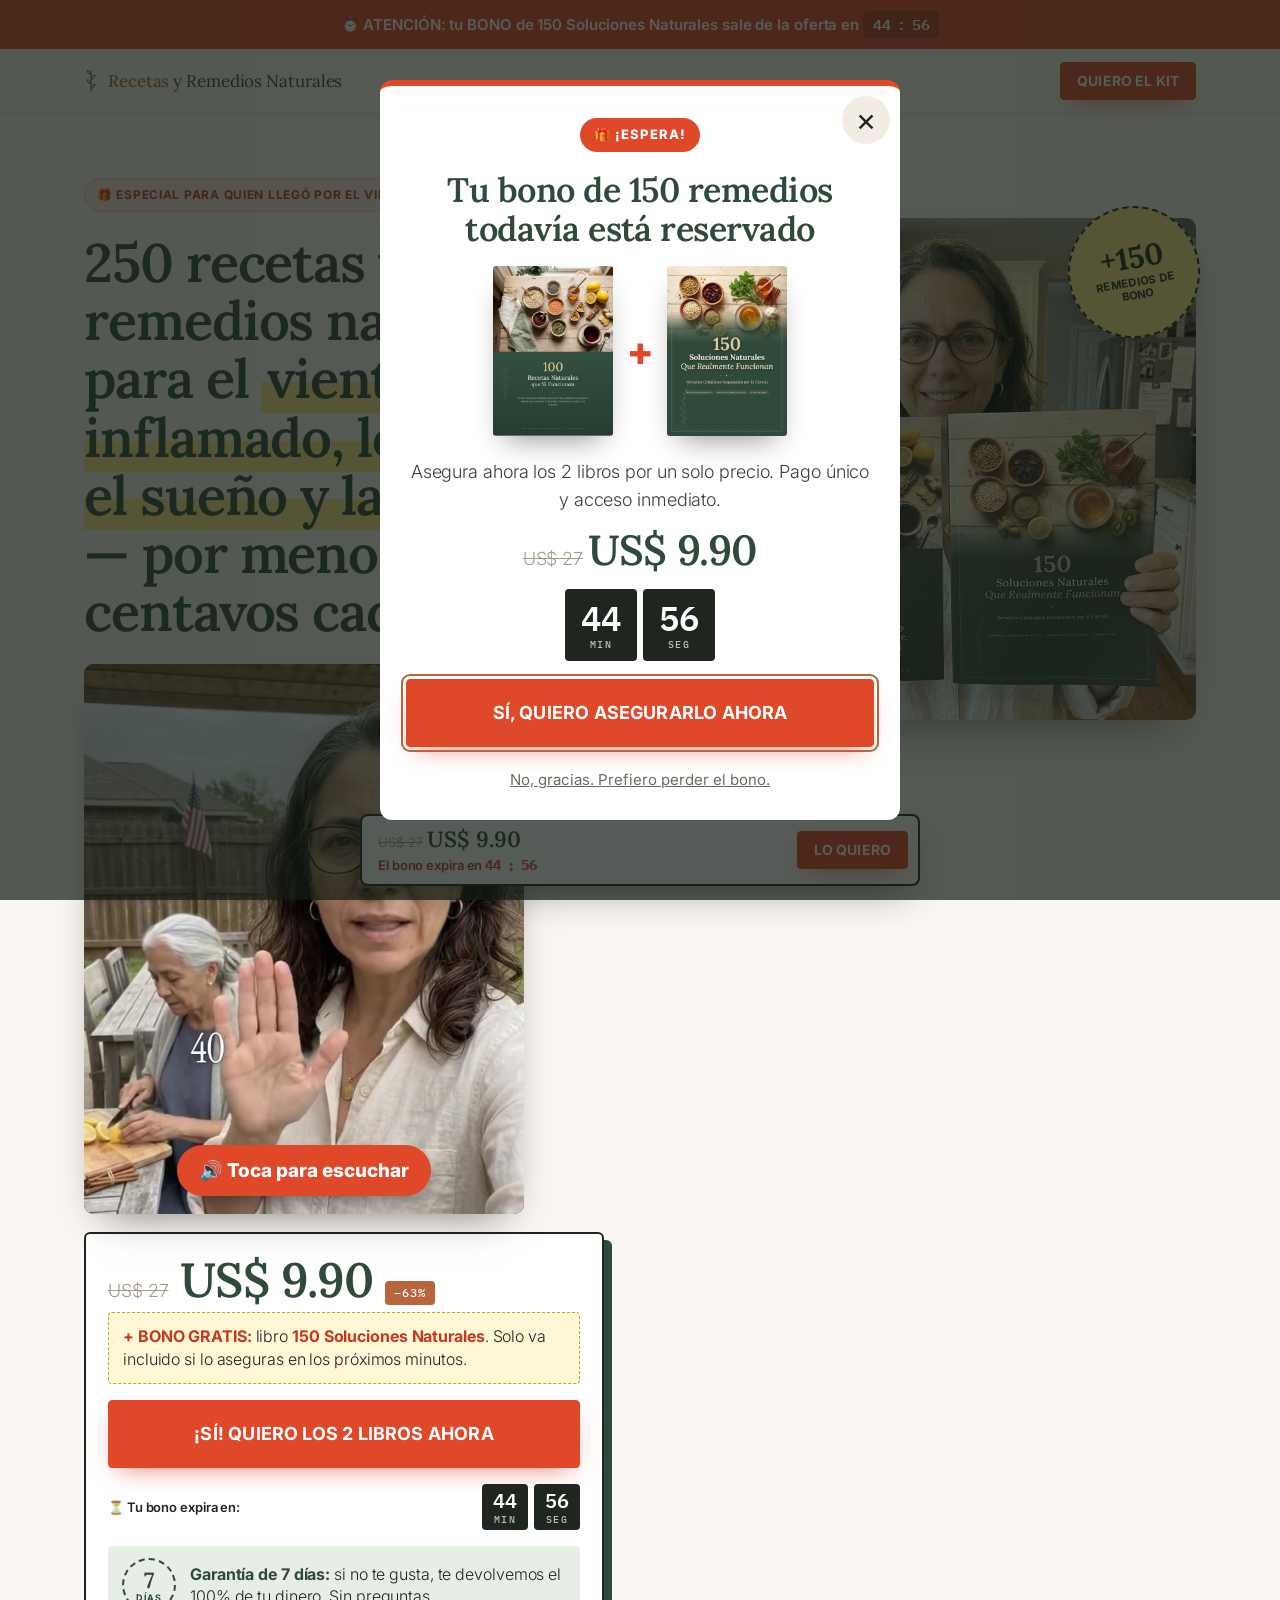
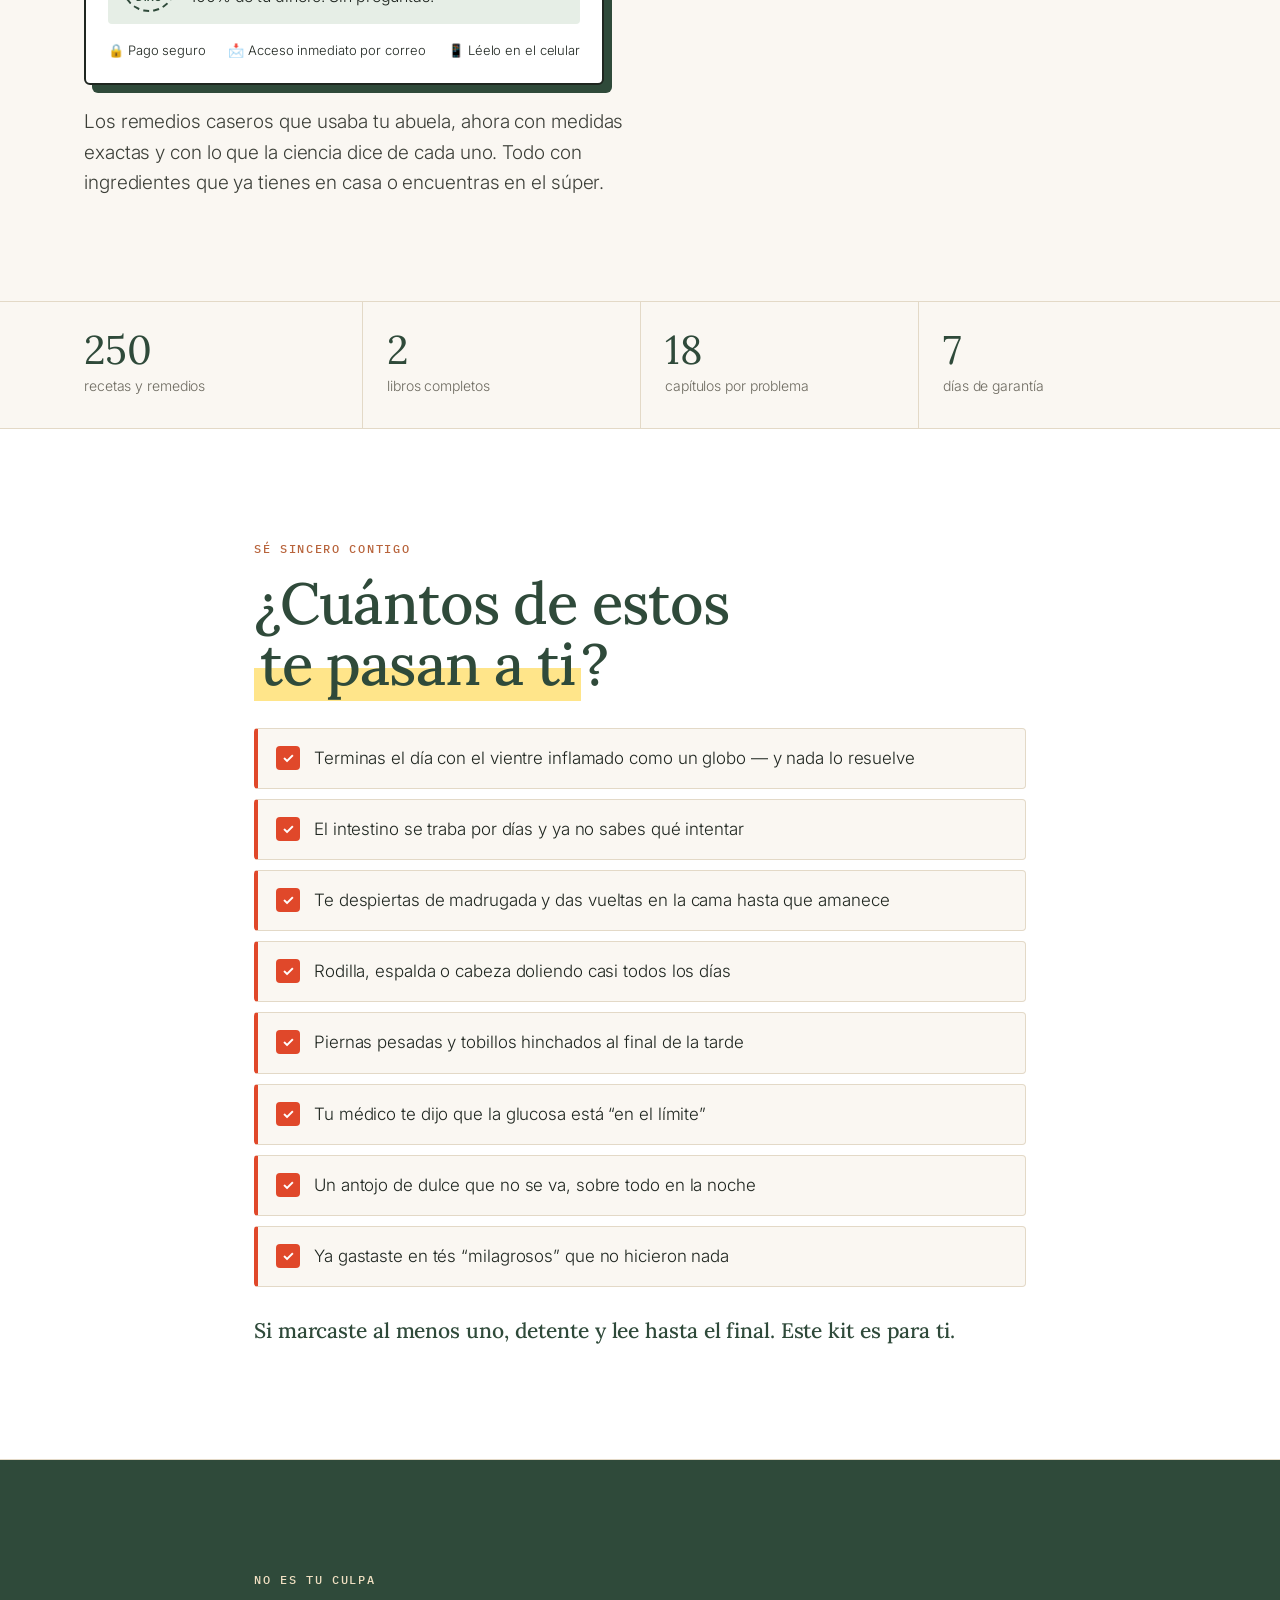
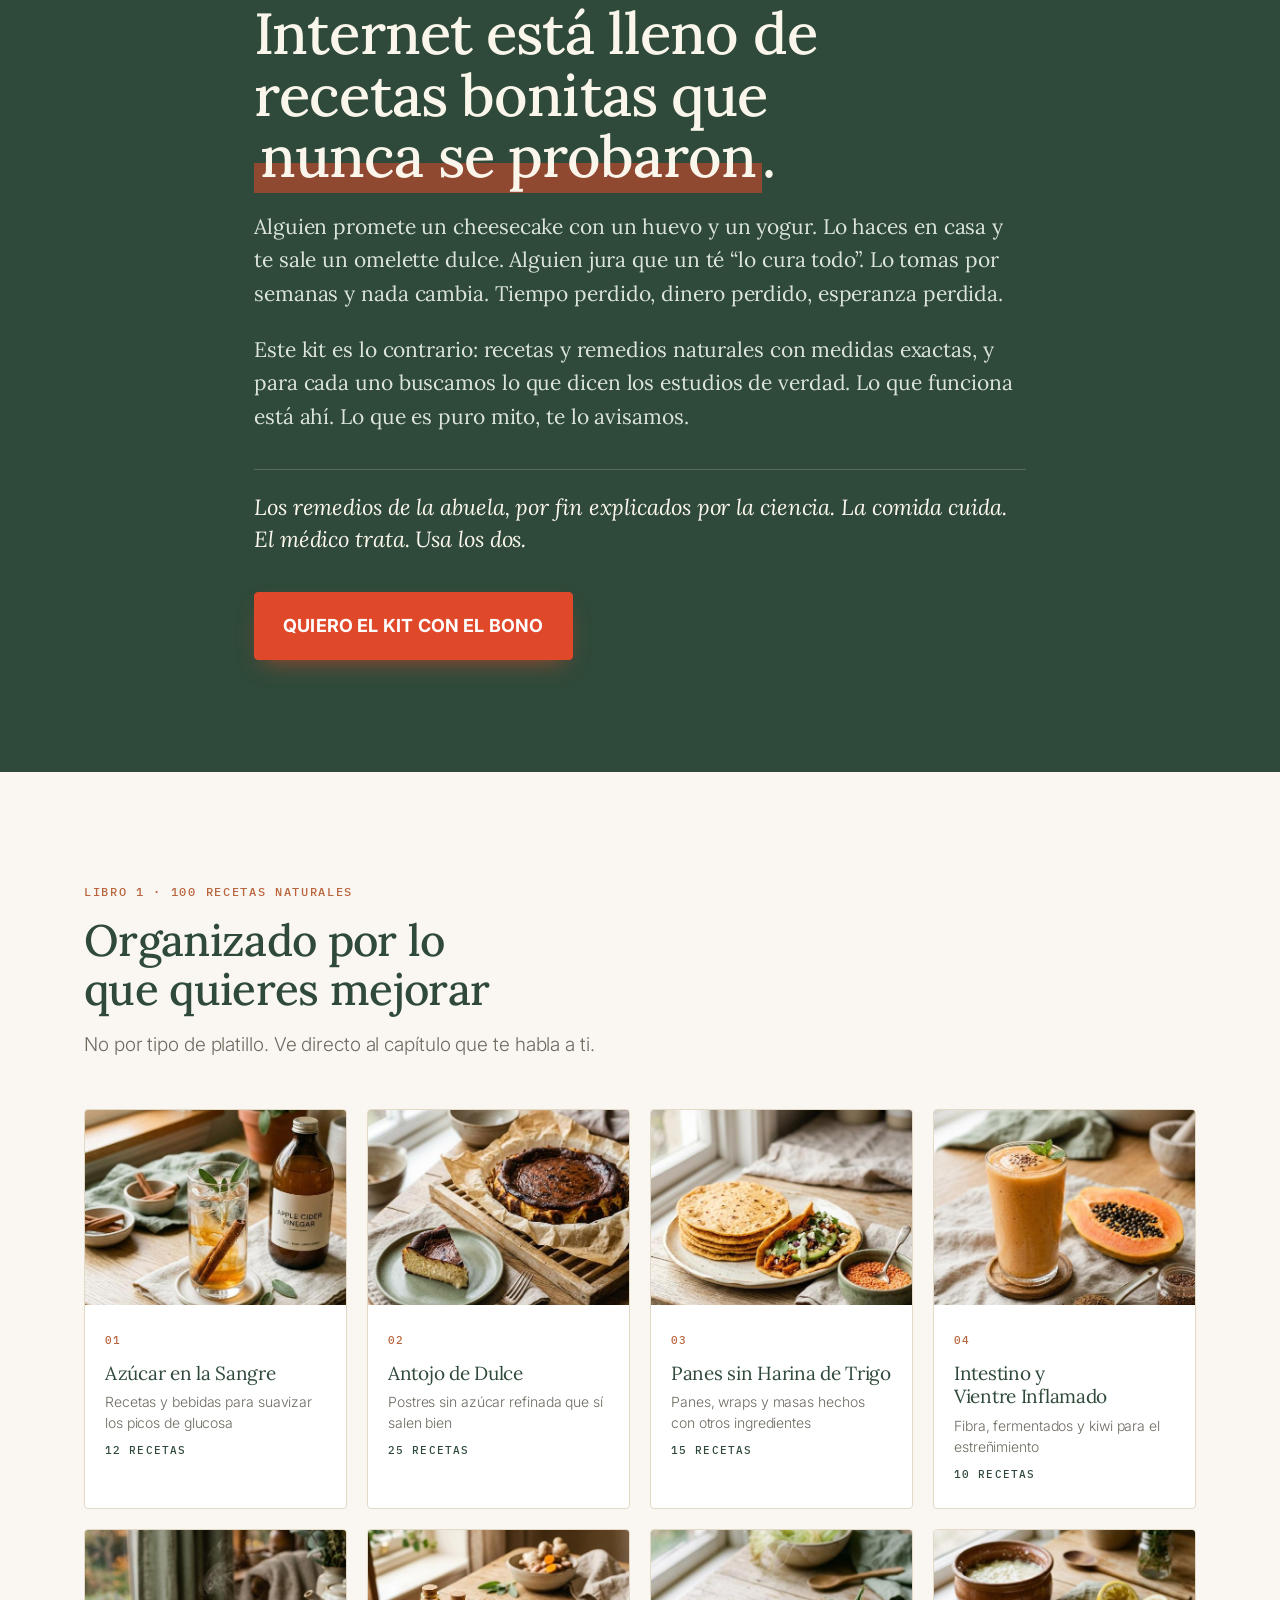
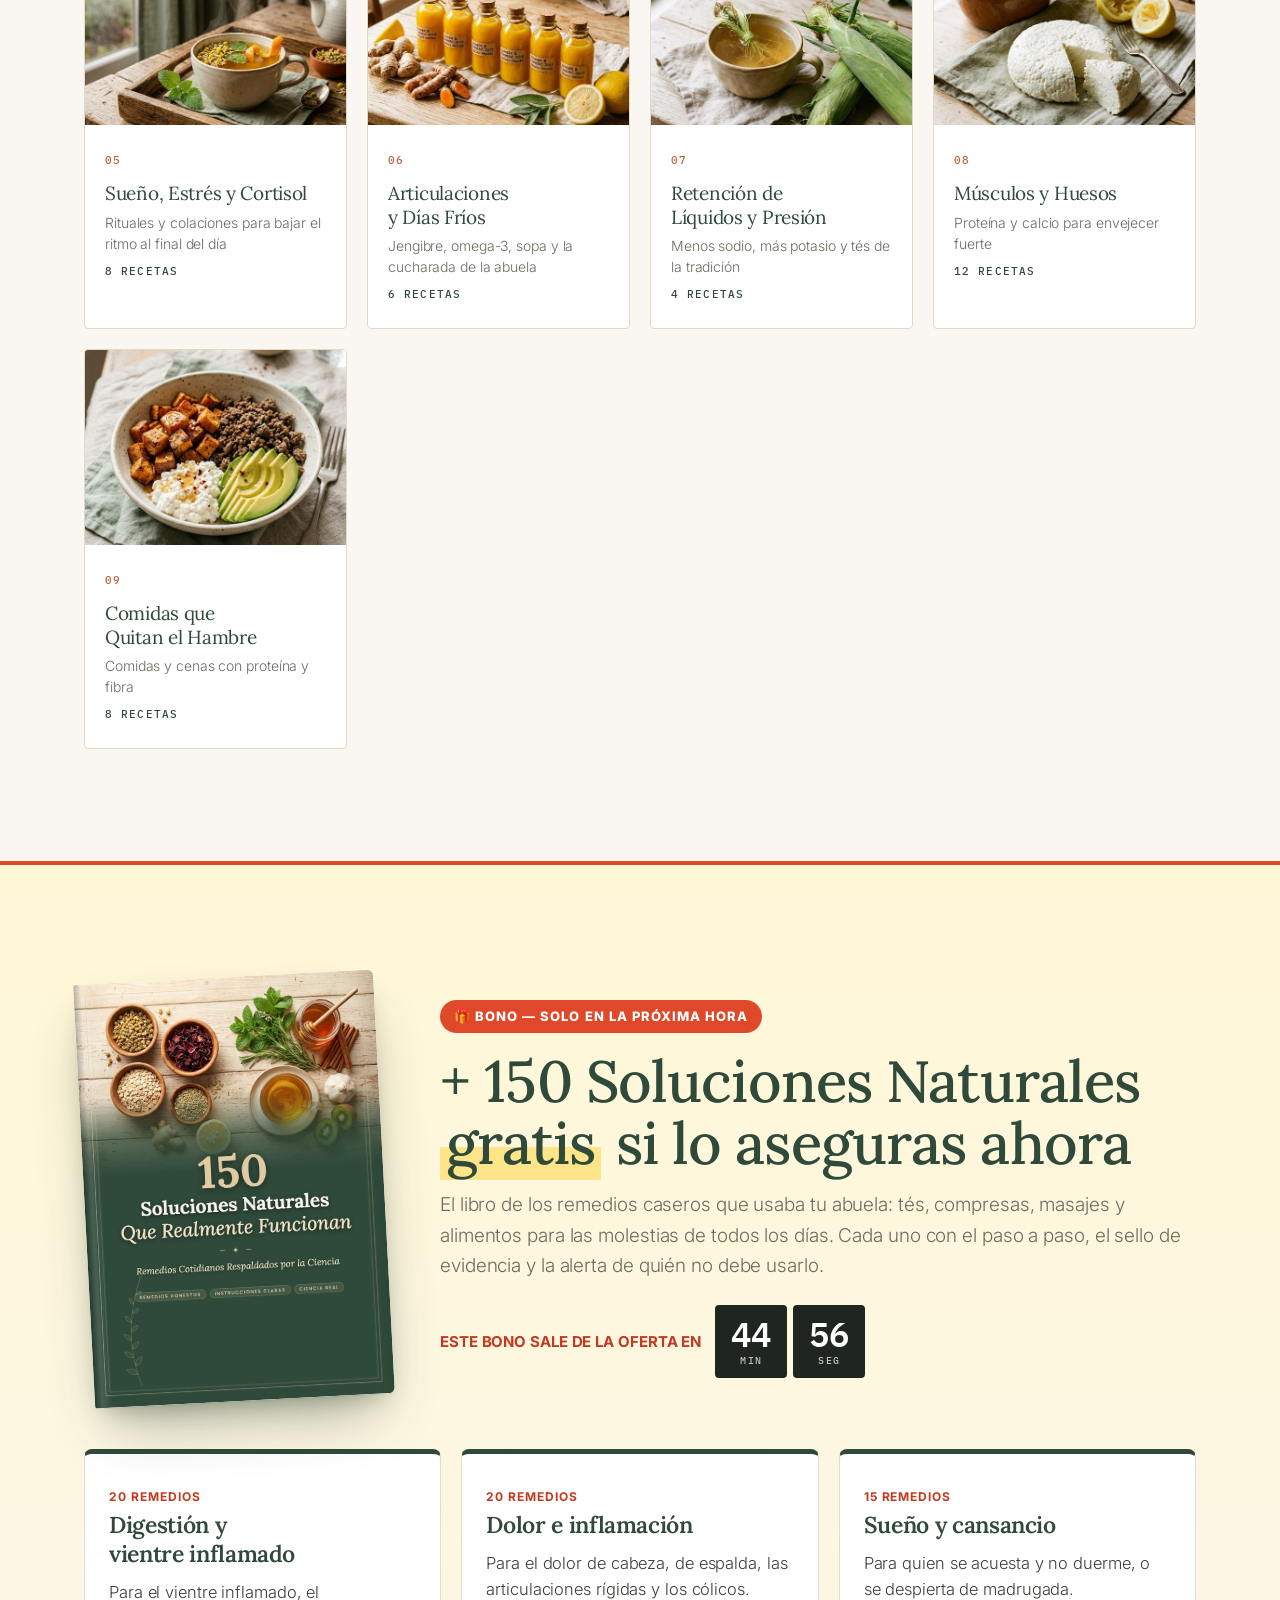
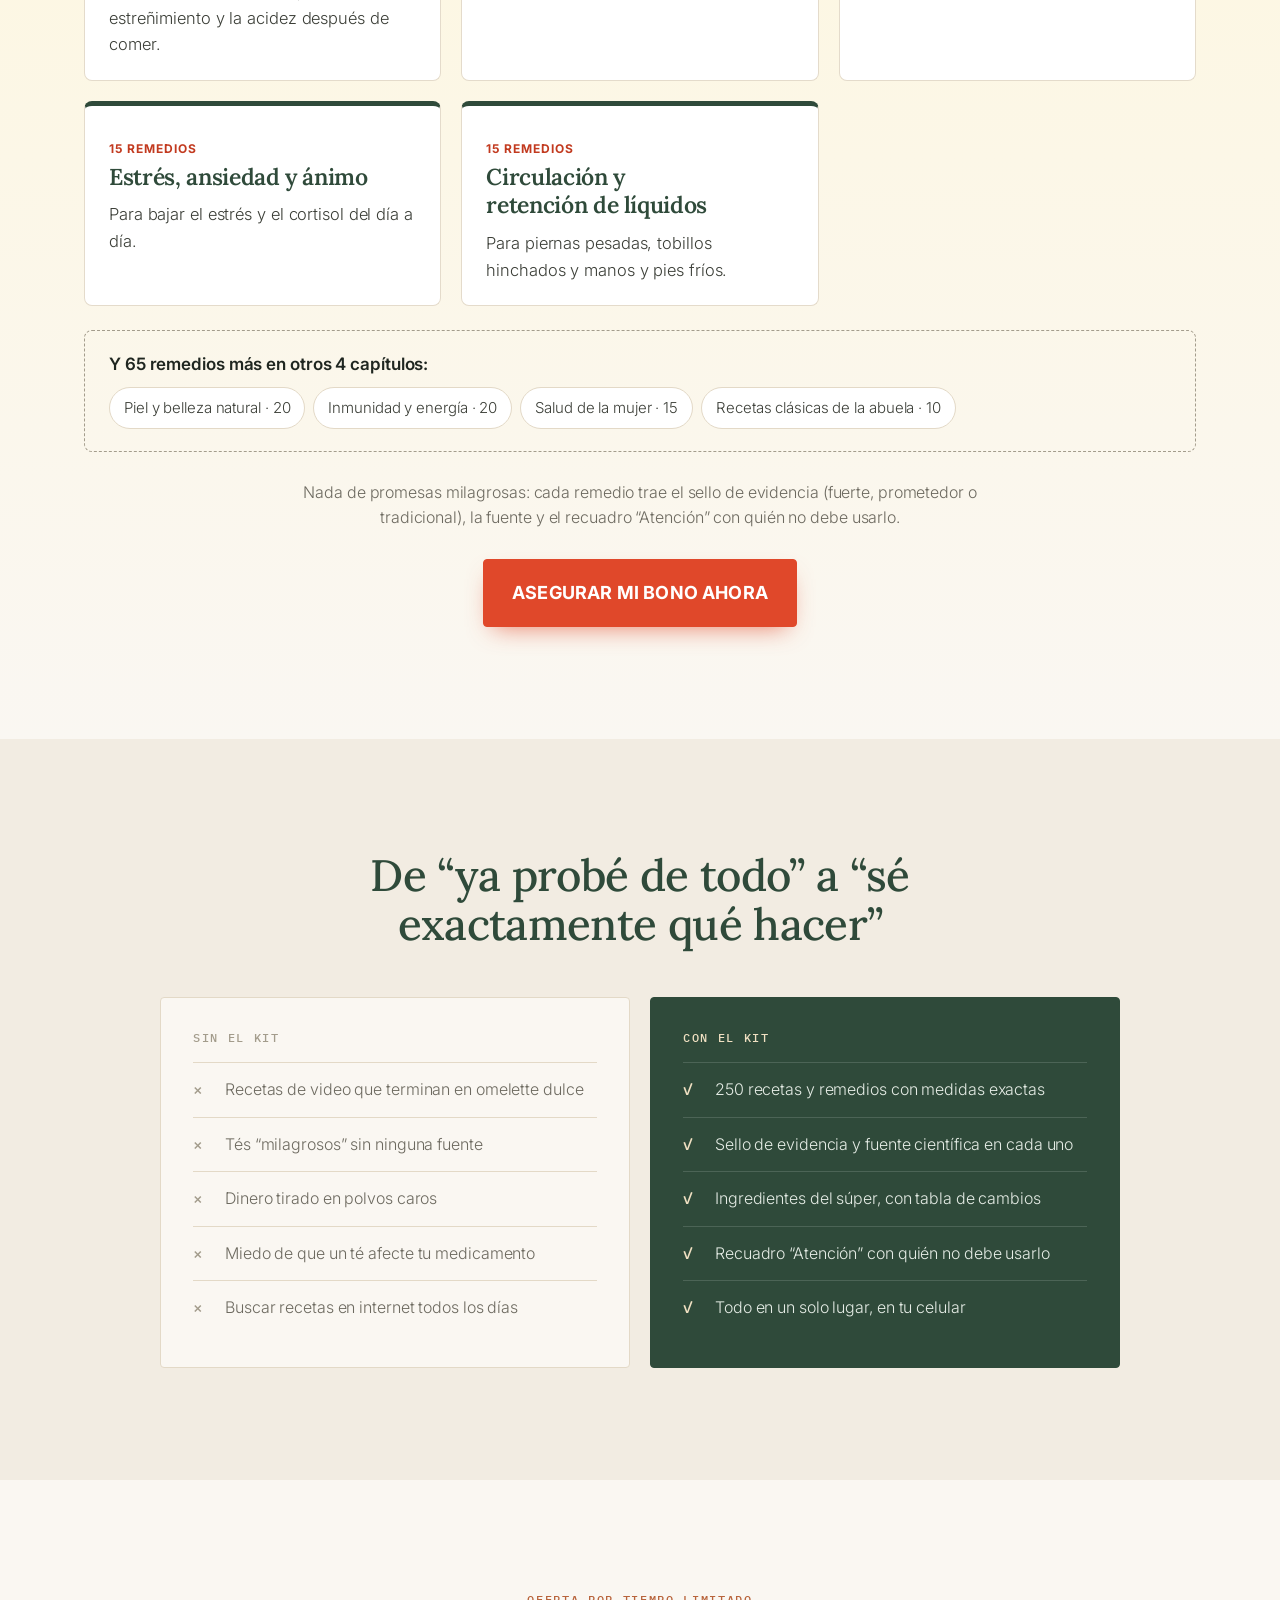
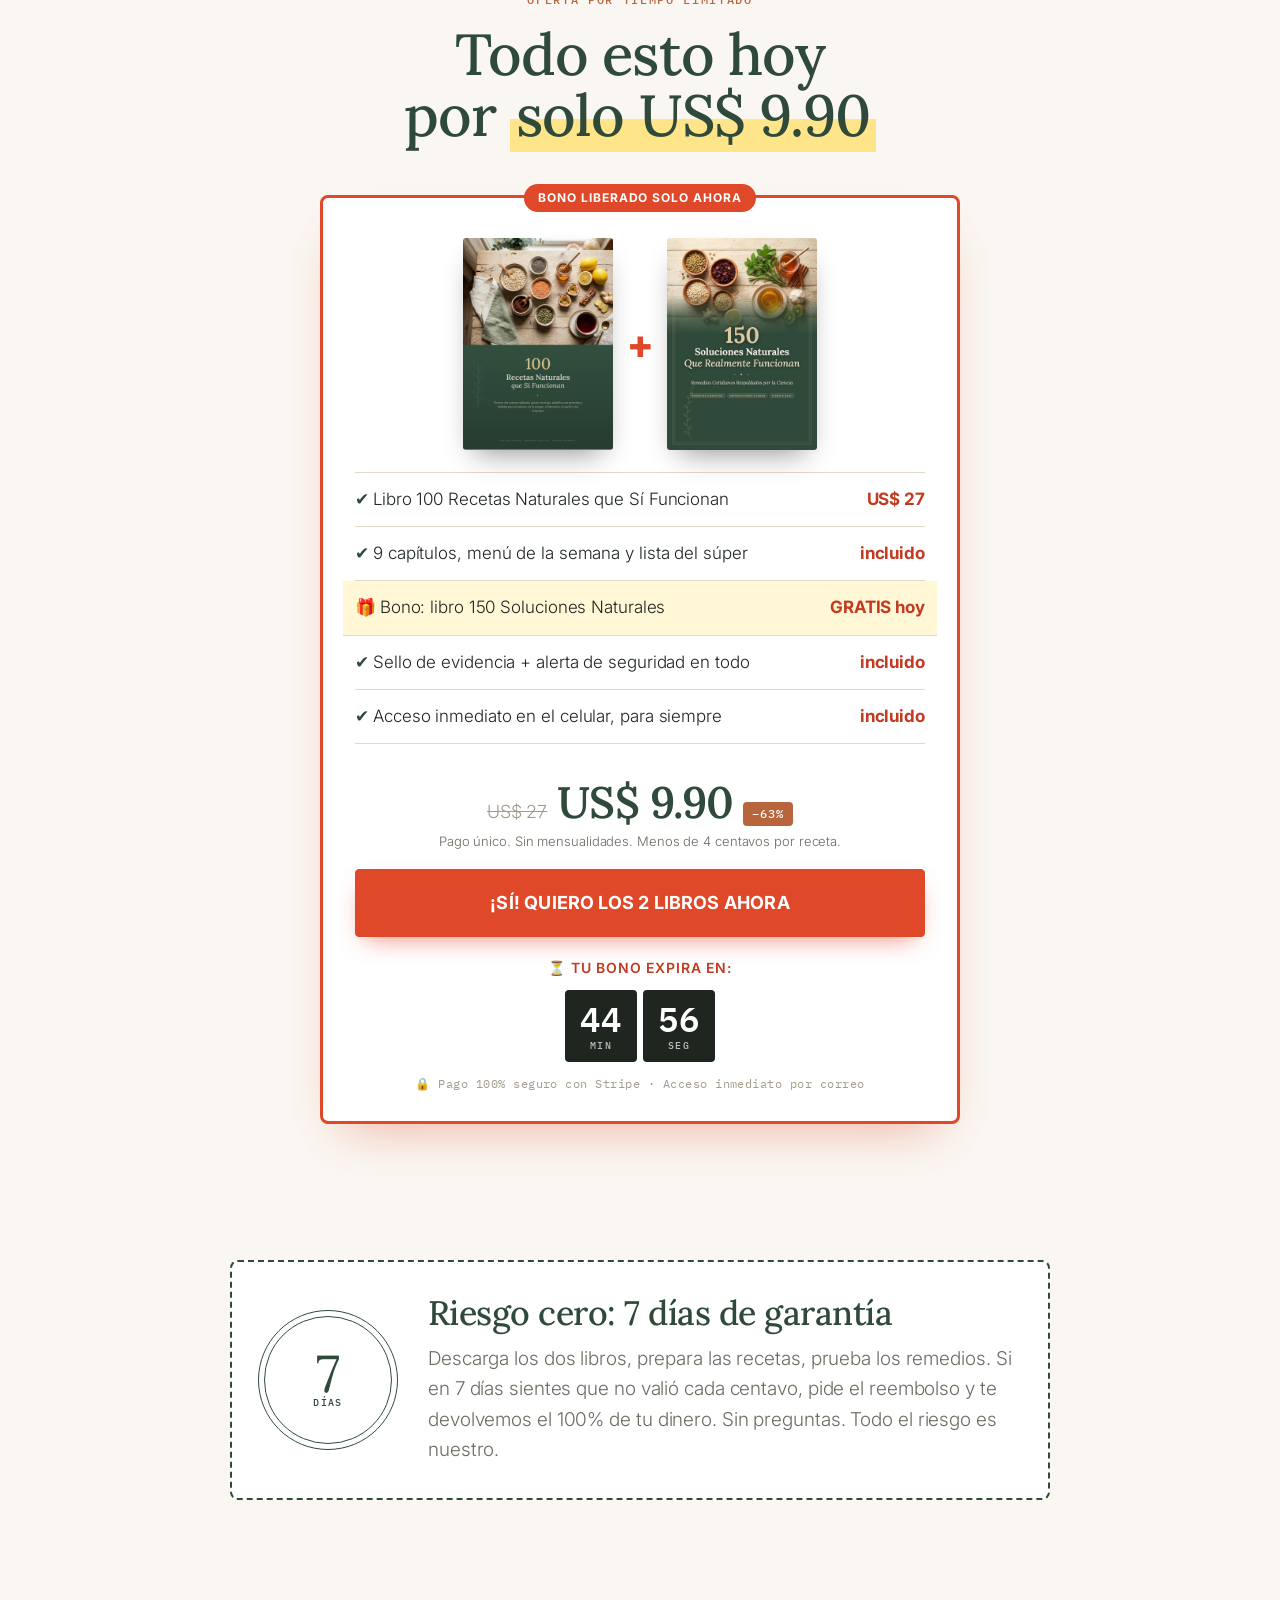
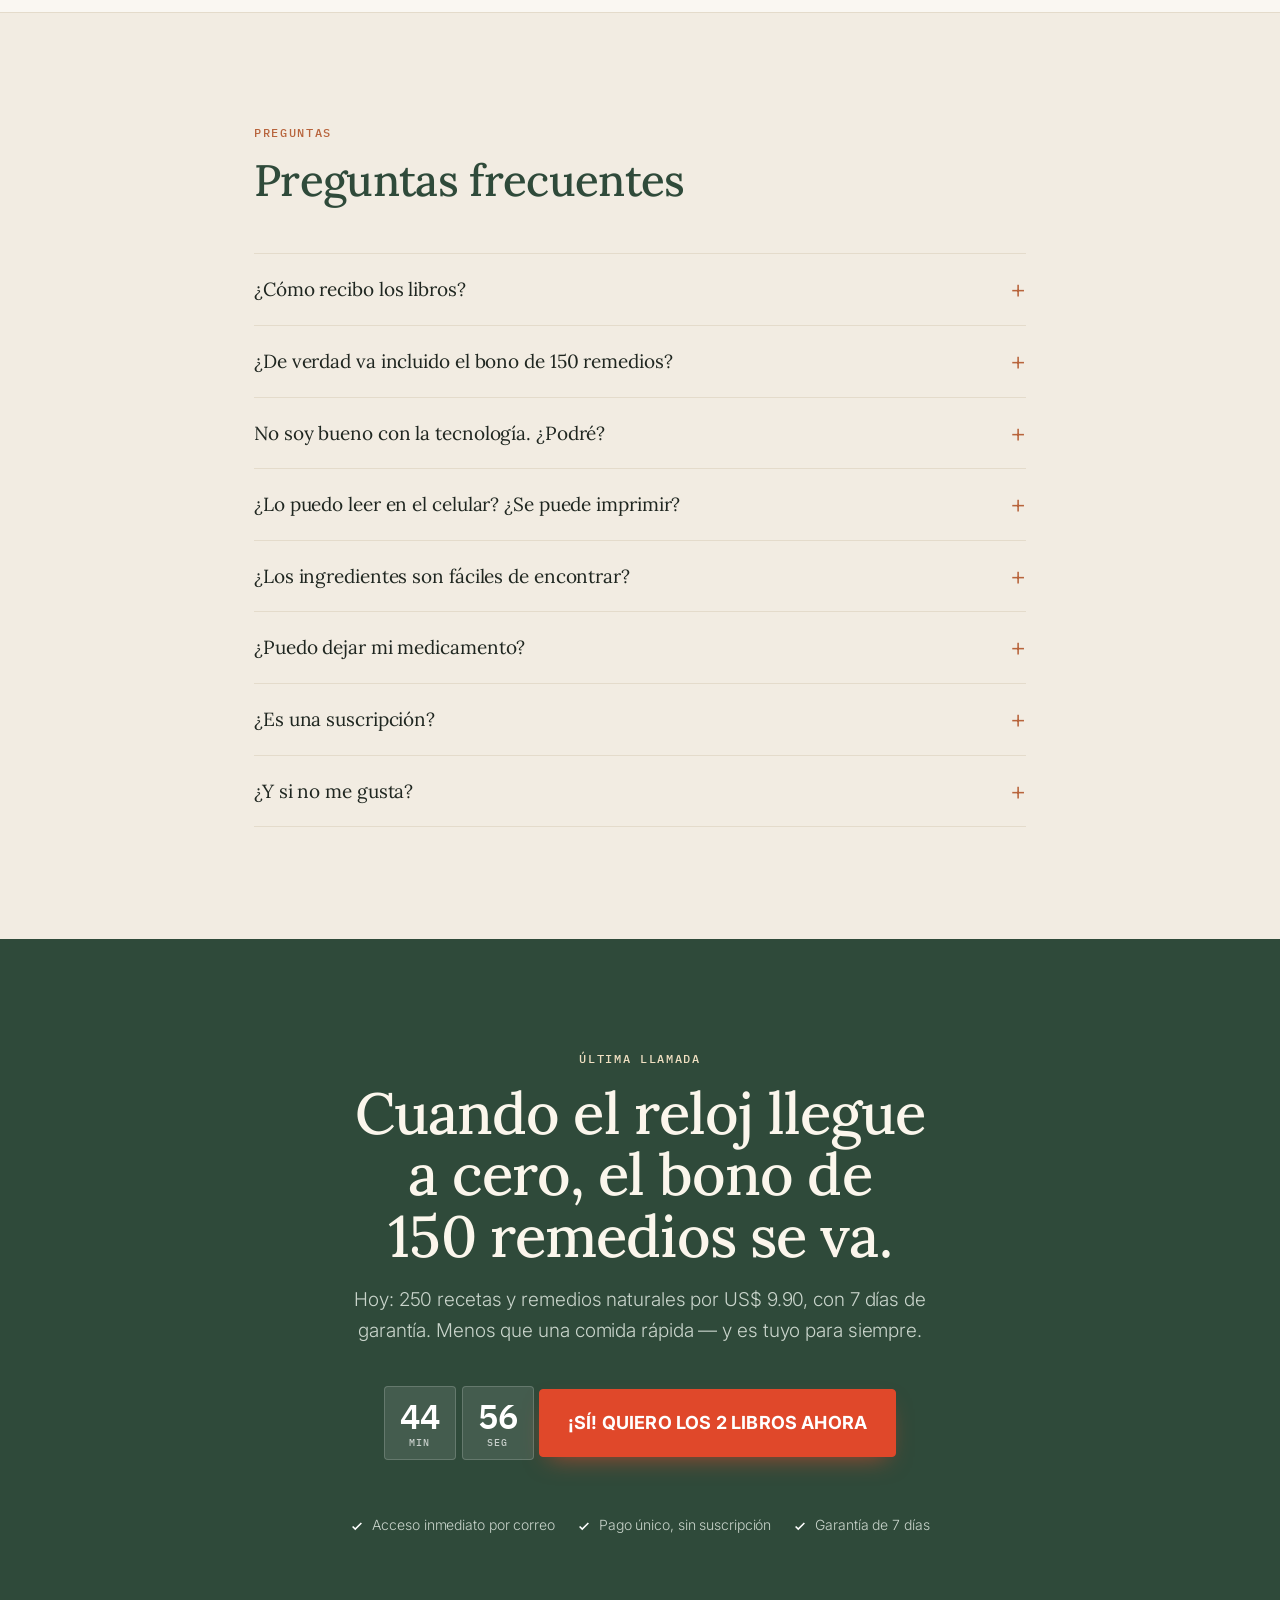
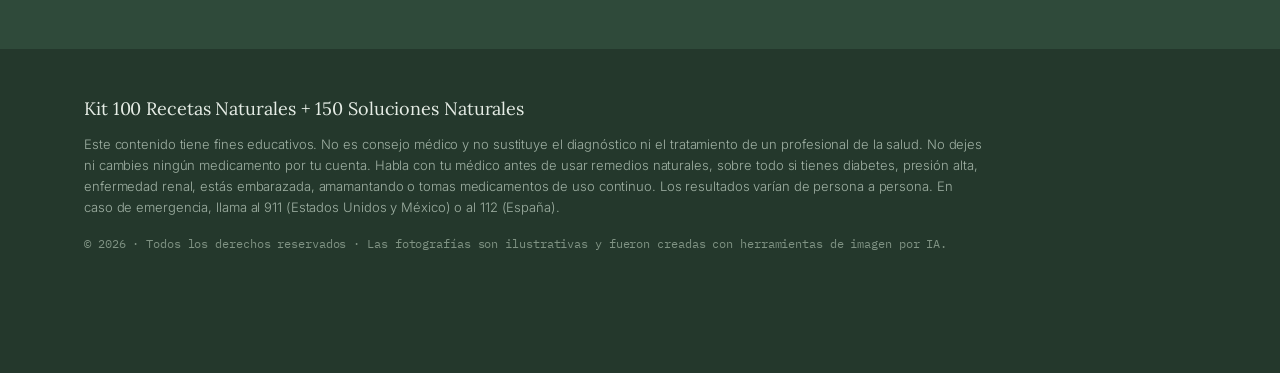
<file: index.html>
<!doctype html>
<html lang="es">
<head>
<meta charset="utf-8">
<meta name="viewport" content="width=device-width, initial-scale=1">
<title>Kit 250 Recetas y Remedios Naturales · Bono por tiempo limitado</title>
<meta name="description" content="100 recetas naturales + 150 remedios caseros con la ciencia explicada, para el vientre inflamado, los dolores, el sueño y la glucosa. Bono solo por unos minutos.">
<meta property="og:type" content="product">
<meta property="og:title" content="Kit 250 Recetas y Remedios Naturales · Bono por tiempo limitado">
<meta property="og:description" content="100 recetas naturales + 150 remedios caseros con la ciencia explicada, para el vientre inflamado, los dolores, el sueño y la glucosa. Bono solo por unos minutos.">
<meta property="og:image" content="img/og.jpg">
<meta name="theme-color" content="#2F4A3A">
<link rel="icon" href="data:image/svg+xml,%3Csvg xmlns='http://www.w3.org/2000/svg' viewBox='0 0 32 32'%3E%3Crect width='32' height='32' rx='4' fill='%232F4A3A'/%3E%3Cpath d='M16 25V8M16 12c-3-1-5-3-5-5 3 0 5 2 5 5zm0 5c3-1 5-3 5-5-3 0-5 2-5 5zm0 4c-3-1-5-3-5-5 3 0 5 2 5 5z' stroke='%23F0E0C2' stroke-width='1.4' fill='none'/%3E%3C/svg%3E">
<link rel="preconnect" href="https://fonts.googleapis.com">
<link rel="preconnect" href="https://fonts.gstatic.com" crossorigin>
<link href="https://fonts.googleapis.com/css2?family=Lora:ital,wght@0,400;0,500;0,600;0,700;1,400;1,600&family=Inter:wght@300;400;500;600;700;800&family=IBM+Plex+Mono:wght@400;500;600&display=swap" rel="stylesheet">
<link rel="stylesheet" href="assets/style.css">
<link rel="stylesheet" href="assets/v2.css">
<link rel="stylesheet" href="assets/v3.css">
<script>(function(c,l,a,r,i,t,y){c[a]=c[a]||function(){(c[a].q=c[a].q||[]).push(arguments)};t=l.createElement(r);t.async=1;t.src="https://www.clarity.ms/tag/"+i;y=l.getElementsByTagName(r)[0];y.parentNode.insertBefore(t,y);})(window,document,"clarity","script","ytvmy676v4");</script>
</head>
<body class="v2 v3" data-bonus-minutes="45" data-expired-url="/livro/" data-mode="main" data-ext-hours="24">

<!-- BARRA DE URGÊNCIA -->
<div class="urgency">
  <span class="bonus-only">⏰ ATENCIÓN: tu BONO de 150 Soluciones Naturales sale de la oferta en <span class="timer timer-sm" data-timer><span class="h-part"><b data-h>00</b>:</span><b data-m>45</b>:<b data-s>00</b></span></span>
  <span class="expired-only">El bono de 150 soluciones expiró. El libro de 100 recetas sigue con 63% OFF.</span>
</div>

<header class="nav" id="top">
  <div class="wrap nav-in">
    <a class="brand" href="#top" aria-label="Kit 100 Recetas Naturales + 150 Soluciones Naturales">
      <svg class="sprig" viewBox="0 0 24 40" aria-hidden="true"><path d="M12 39V2M12 9c-4-1-7-4-7-7 4 0 7 3 7 7zm0 8c4-1 7-4 7-7-4 0-7 3-7 7zm0 8c-4-1-7-4-7-7 4 0 7 3 7 7zm0 8c4-1 7-4 7-7-4 0-7 3-7 7z"/></svg>
      <span><b>Recetas</b> y Remedios Naturales</span>
    </a>
    <a class="btn btn-sm btn-hot" href="#oferta" data-cta="nav"><span class="bonus-only">Quiero el kit</span><span class="expired-only">Quiero el libro</span></a>
  </div>
</header>

<main>

<!-- HERO -->
<section class="hero hero2 hero3">
  <div class="wrap hero-in">
    <div class="hero-copy">
      <p class="pill-alert bonus-only">🎁 Especial para quien llegó por el video</p>
      <p class="pill-alert expired-only">🔥 Oferta especial: libro completo por US$ 9.90</p>
      <h1><span class="bonus-only">250 recetas y remedios naturales para el <mark>vientre inflamado, los dolores, el sueño y la glucosa</mark> — por menos de 4 centavos cada uno.</span><span class="expired-only">100 recetas naturales para la <mark>glucosa, el antojo de dulce, el intestino y el sueño</mark> — por menos de 10 centavos cada una.</span></h1>
      <div class="vsl">
        <video id="vsl" src="img/vsl.mp4" poster="img/vsl-poster.jpg" width="720" height="900" playsinline muted autoplay loop preload="metadata" aria-label="Video: Elena explica el kit"></video>
        <button class="vsl-sound" type="button">🔊 Toca para escuchar</button>
      </div>
      <div class="hero-box">
        <div class="hb-price">
          <span class="price-old">US$ 27</span>
          <span class="price">US$ 9.90</span>
          <span class="badge">−63%</span>
        </div>
        <p class="hb-bonus bonus-only"><b>+ BONO GRATIS:</b> libro <b>150 Soluciones Naturales</b>. Solo va incluido si lo aseguras en los próximos minutos.</p>
        <p class="hb-bonus expired-only">Tu bono de 150 soluciones expiró, pero todavía puedes llevarte el libro de 100 recetas con 63% de descuento.</p>
        <a class="btn btn-lg btn-hot btn-block" href="https://buy.stripe.com/fZu6oH1Vo8rGeLW7LBa3u07?locale=es-419" data-cta="hero"><span class="bonus-only">¡Sí! Quiero los 2 libros ahora</span><span class="expired-only">¡Sí! Quiero mis 100 recetas</span></a>
        <div class="hb-timer bonus-only">
          <span>⏳ Tu bono expira en:</span>
          <span class="timer" data-timer><span class="h-part"><b data-h>00</b><small>h</small></span><span><b data-m>45</b><small>min</small></span><span><b data-s>00</b><small>seg</small></span></span>
        </div>
        <p class="hb-guar"><span class="g-mini" aria-hidden="true">7<small>días</small></span><span><b>Garantía de 7 días:</b> si no te gusta, te devolvemos el 100% de tu dinero. Sin preguntas.</span></p>
        <ul class="trust trust-hero"><li>🔒 Pago seguro</li><li>📩 Acceso inmediato por correo</li><li>📱 Léelo en el celular</li></ul>
      </div>
      <p class="lede bonus-only">Los remedios caseros que usaba tu abuela, ahora con medidas exactas y con lo que la ciencia dice de cada uno. Todo con ingredientes que ya tienes en casa o encuentras en el súper.</p>
      <p class="lede expired-only">Postres sin azúcar refinada, panes sin trigo y bebidas con medidas exactas y con lo que la ciencia dice de cada receta. Todo con ingredientes del súper.</p>
    </div>
    <div class="hero-visual autora">
      <img class="bonus-only" src="img/autora.jpg" alt="Elena sosteniendo los dos libros" width="800" height="800" loading="lazy">
      <div class="book b-main expired-only" aria-hidden="true"><img src="img/pages/cover.jpg" alt="" width="760" height="1075" loading="lazy"></div>
      <div class="sticker bonus-only" aria-hidden="true"><b>+150</b><span>remedios de bono</span></div>
    </div>
  </div>
</section>

<!-- NÚMEROS -->
<section class="stats bonus-only">
  <div class="wrap stats-in"><div class="stat"><b>250</b><span>recetas y remedios</span></div><div class="stat"><b>2</b><span>libros completos</span></div><div class="stat"><b>18</b><span>capítulos por problema</span></div><div class="stat"><b>7</b><span>días de garantía</span></div></div>
</section>

<!-- DOR -->
<section class="pain">
  <div class="wrap narrow">
    <p class="label">Sé sincero contigo</p>
    <h2 class="h-xl">¿Cuántos de estos <mark>te pasan a ti</mark>?</h2>
    <ul class="pain-list"><li>Terminas el día con el vientre inflamado como un globo — y nada lo resuelve</li><li>El intestino se traba por días y ya no sabes qué intentar</li><li>Te despiertas de madrugada y das vueltas en la cama hasta que amanece</li><li>Rodilla, espalda o cabeza doliendo casi todos los días</li><li>Piernas pesadas y tobillos hinchados al final de la tarde</li><li>Tu médico te dijo que la glucosa está “en el límite”</li><li>Un antojo de dulce que no se va, sobre todo en la noche</li><li>Ya gastaste en tés “milagrosos” que no hicieron nada</li></ul>
    <p class="pain-close">Si marcaste al menos uno, detente y lee hasta el final. Este kit es para ti.</p>
  </div>
</section>

<!-- A CULPA NÃO É SUA -->
<section class="dark story">
  <div class="wrap narrow">
    <p class="label">No es tu culpa</p>
    <h2 class="h-xl">Internet está lleno de recetas bonitas que <mark>nunca se probaron</mark>.</h2>
    <p class="serif-lede">Alguien promete un cheesecake con un huevo y un yogur. Lo haces en casa y te sale un omelette dulce. Alguien jura que un té “lo cura todo”. Lo tomas por semanas y nada cambia. Tiempo perdido, dinero perdido, esperanza perdida.</p>
    <p class="serif-lede">Este kit es lo contrario: recetas y remedios naturales con medidas exactas, y para cada uno buscamos lo que dicen los estudios de verdad. Lo que funciona está ahí. Lo que es puro mito, te lo avisamos.</p>
    <blockquote>Los remedios de la abuela, por fin explicados por la ciencia. La comida cuida. El médico trata. Usa los dos.</blockquote>
    <a class="btn btn-lg btn-hot" href="#oferta" data-cta="story">Quiero el kit con el bono</a>
  </div>
</section>

<!-- LIVRO 1: CAPÍTULOS -->
<section id="capitulos">
  <div class="wrap">
    <div class="sec-head">
      <p class="label">Libro 1 · 100 Recetas Naturales</p>
      <h2>Organizado por lo que quieres mejorar</h2>
      <p class="sub">No por tipo de platillo. Ve directo al capítulo que te habla a ti.</p>
    </div>
    <div class="chapters"><div class="chapter"><div class="chapter-img"><img src="img/r/A1.jpg" alt="" loading="lazy" width="560" height="695"></div><div class="chapter-body"><span class="chapter-num">01</span><h3>Azúcar en la Sangre</h3><p>Recetas y bebidas para suavizar los picos de glucosa</p><span class="count">12 recetas</span></div></div><div class="chapter"><div class="chapter-img"><img src="img/r/B1.jpg" alt="" loading="lazy" width="560" height="695"></div><div class="chapter-body"><span class="chapter-num">02</span><h3>Antojo de Dulce</h3><p>Postres sin azúcar refinada que sí salen bien</p><span class="count">25 recetas</span></div></div><div class="chapter"><div class="chapter-img"><img src="img/r/C1.jpg" alt="" loading="lazy" width="560" height="695"></div><div class="chapter-body"><span class="chapter-num">03</span><h3>Panes sin Harina de Trigo</h3><p>Panes, wraps y masas hechos con otros ingredientes</p><span class="count">15 recetas</span></div></div><div class="chapter"><div class="chapter-img"><img src="img/r/D1.jpg" alt="" loading="lazy" width="560" height="695"></div><div class="chapter-body"><span class="chapter-num">04</span><h3>Intestino y Vientre Inflamado</h3><p>Fibra, fermentados y kiwi para el estreñimiento</p><span class="count">10 recetas</span></div></div><div class="chapter"><div class="chapter-img"><img src="img/r/E1.jpg" alt="" loading="lazy" width="560" height="695"></div><div class="chapter-body"><span class="chapter-num">05</span><h3>Sueño, Estrés y Cortisol</h3><p>Rituales y colaciones para bajar el ritmo al final del día</p><span class="count">8 recetas</span></div></div><div class="chapter"><div class="chapter-img"><img src="img/r/F1.jpg" alt="" loading="lazy" width="560" height="695"></div><div class="chapter-body"><span class="chapter-num">06</span><h3>Articulaciones y Días Fríos</h3><p>Jengibre, omega-3, sopa y la cucharada de la abuela</p><span class="count">6 recetas</span></div></div><div class="chapter"><div class="chapter-img"><img src="img/r/G1.jpg" alt="" loading="lazy" width="560" height="695"></div><div class="chapter-body"><span class="chapter-num">07</span><h3>Retención de Líquidos y Presión</h3><p>Menos sodio, más potasio y tés de la tradición</p><span class="count">4 recetas</span></div></div><div class="chapter"><div class="chapter-img"><img src="img/r/H1.jpg" alt="" loading="lazy" width="560" height="695"></div><div class="chapter-body"><span class="chapter-num">08</span><h3>Músculos y Huesos</h3><p>Proteína y calcio para envejecer fuerte</p><span class="count">12 recetas</span></div></div><div class="chapter"><div class="chapter-img"><img src="img/r/I1.jpg" alt="" loading="lazy" width="560" height="695"></div><div class="chapter-body"><span class="chapter-num">09</span><h3>Comidas que Quitan el Hambre</h3><p>Comidas y cenas con proteína y fibra</p><span class="count">8 recetas</span></div></div></div>
  </div>
</section>

<!-- LIVRO 2: BÔNUS -->
<section id="bonus" class="bonus-sec bonus-only">
  <div class="wrap">
    <div class="bonus-head">
      <div class="book b-bonus-lg"><img src="img/pages/cover150.jpg" alt="150 Soluciones Naturales que Realmente Funcionan" width="760" height="1075" loading="lazy"></div>
      <div>
        <p class="gift-tag">🎁 Bono — solo en la próxima hora</p>
        <h2 class="h-xl">+ 150 Soluciones Naturales <mark>gratis</mark> si lo aseguras ahora</h2>
        <p class="sub">El libro de los remedios caseros que usaba tu abuela: tés, compresas, masajes y alimentos para las molestias de todos los días. Cada uno con el paso a paso, el sello de evidencia y la alerta de quién no debe usarlo.</p>
        <div class="bonus-timer">
          <span>Este bono sale de la oferta en</span>
          <span class="timer timer-lg" data-timer><span class="h-part"><b data-h>00</b><small>h</small></span><span><b data-m>45</b><small>min</small></span><span><b data-s>00</b><small>seg</small></span></span>
        </div>
      </div>
    </div>
    <div class="cats"><article class="cat"><span class="cat-n">20 remedios</span><h3>Digestión y vientre inflamado</h3><p class="cat-hook">Para el vientre inflamado, el estreñimiento y la acidez después de comer.</p></article><article class="cat"><span class="cat-n">20 remedios</span><h3>Dolor e inflamación</h3><p class="cat-hook">Para el dolor de cabeza, de espalda, las articulaciones rígidas y los cólicos.</p></article><article class="cat"><span class="cat-n">15 remedios</span><h3>Sueño y cansancio</h3><p class="cat-hook">Para quien se acuesta y no duerme, o se despierta de madrugada.</p></article><article class="cat"><span class="cat-n">15 remedios</span><h3>Estrés, ansiedad y ánimo</h3><p class="cat-hook">Para bajar el estrés y el cortisol del día a día.</p></article><article class="cat"><span class="cat-n">15 remedios</span><h3>Circulación y retención de líquidos</h3><p class="cat-hook">Para piernas pesadas, tobillos hinchados y manos y pies fríos.</p></article></div>
    <div class="cats-more">
      <p>Y 65 remedios más en otros 4 capítulos:</p>
      <ul><li>Piel y belleza natural · 20</li><li>Inmunidad y energía · 20</li><li>Salud de la mujer · 15</li><li>Recetas clásicas de la abuela · 10</li></ul>
    </div>
    <p class="bonus-trust">Nada de promesas milagrosas: cada remedio trae el sello de evidencia (fuerte, prometedor o tradicional), la fuente y el recuadro “Atención” con quién no debe usarlo.</p>
    <div class="center"><a class="btn btn-lg btn-hot" href="#oferta" data-cta="bonus">Asegurar mi bono ahora</a></div>
  </div>
</section>

<!-- ANTES / DEPOIS -->
<section class="band-linen">
  <div class="wrap">
    <div class="sec-head center"><h2>De “ya probé de todo” a “sé exactamente qué hacer”</h2></div>
    <div class="ba">
      <div class="ba-col ba-before"><p class="label">Sin el kit</p><ul><li>Recetas de video que terminan en omelette dulce</li><li>Tés “milagrosos” sin ninguna fuente</li><li>Dinero tirado en polvos caros</li><li>Miedo de que un té afecte tu medicamento</li><li>Buscar recetas en internet todos los días</li></ul></div>
      <div class="ba-col ba-after"><p class="label">Con el kit</p><ul><li>250 recetas y remedios con medidas exactas</li><li>Sello de evidencia y fuente científica en cada uno</li><li>Ingredientes del súper, con tabla de cambios</li><li>Recuadro “Atención” con quién no debe usarlo</li><li>Todo en un solo lugar, en tu celular</li></ul></div>
    </div>
  </div>
</section>

<!-- OFERTA -->
<section id="oferta" class="offer2 offer3">
  <div class="wrap">
    <div class="sec-head center">
      <p class="label">Oferta por tiempo limitado</p>
      <h2 class="h-xl">Todo esto hoy por <mark>solo US$ 9.90</mark></h2>
    </div>
    <article class="tier best stack">
      <span class="tier-flag bonus-only">Bono liberado solo ahora</span>
      <div class="covers big"><img src="img/pages/cover.jpg" alt="" loading="lazy"><span class="plus bonus-only">+</span><img class="bonus-only" src="img/pages/cover150.jpg" alt="" loading="lazy"></div>
      <ul class="stack-list"><li class=""><span>Libro 100 Recetas Naturales que Sí Funcionan</span><em>US$ 27</em></li><li class=""><span>9 capítulos, menú de la semana y lista del súper</span><em>incluido</em></li><li class="gift bonus-only"><span>Bono: libro 150 Soluciones Naturales</span><em>GRATIS hoy</em></li><li class=""><span>Sello de evidencia + alerta de seguridad en todo</span><em>incluido</em></li><li class=""><span>Acceso inmediato en el celular, para siempre</span><em>incluido</em></li></ul>
      <div class="stack-total bonus-only"><span></span><s></s></div>
      <div class="t-price"><span class="price-old">US$ 27</span><span class="price">US$ 9.90</span><span class="badge">−63%</span></div>
      <p class="t-note">Pago único. Sin mensualidades. Menos de 4 centavos por receta.</p>
      <a class="btn btn-lg btn-hot" href="https://buy.stripe.com/fZu6oH1Vo8rGeLW7LBa3u07?locale=es-419" data-cta="offer"><span class="bonus-only">¡Sí! Quiero los 2 libros ahora</span><span class="expired-only">¡Sí! Quiero mis 100 recetas</span></a>
      <div class="of-timer bonus-only">
        <span>⏳ Tu bono expira en:</span>
        <span class="timer timer-lg" data-timer><span class="h-part"><b data-h>00</b><small>h</small></span><span><b data-m>45</b><small>min</small></span><span><b data-s>00</b><small>seg</small></span></span>
      </div>
      <p class="secure center">🔒 Pago 100% seguro con Stripe · Acceso inmediato por correo</p>
    </article>
  </div>
</section>

<!-- GARANTIA -->
<section class="guarantee-sec g2">
  <div class="wrap narrow guarantee">
    <div class="g-seal" aria-hidden="true"><span>7</span><small>días</small></div>
    <div>
      <h2>Riesgo cero: 7 días de garantía</h2>
      <p>Descarga los dos libros, prepara las recetas, prueba los remedios. Si en 7 días sientes que no valió cada centavo, pide el reembolso y te devolvemos el 100% de tu dinero. Sin preguntas. Todo el riesgo es nuestro.</p>
    </div>
  </div>
</section>

<!-- FAQ -->
<section id="faq" class="band-linen">
  <div class="wrap narrow">
    <div class="sec-head">
      <p class="label">Preguntas</p>
      <h2>Preguntas frecuentes</h2>
    </div>
    <div class="faq"><details><summary>¿Cómo recibo los libros?</summary><p>En cuanto se confirma el pago, te llevamos a la página de descarga y también recibes el enlace en tu correo. Son archivos PDF que quedan contigo para siempre.</p></details><details><summary>¿De verdad va incluido el bono de 150 remedios?</summary><p>Sí, para quien compra mientras el reloj está corriendo. Cuando el tiempo se acaba, el bono sale de la oferta.</p></details><details><summary>No soy bueno con la tecnología. ¿Podré?</summary><p>Sí. Solo tocas el botón, pagas y tocas “Descargar”. El libro se abre en el celular como una foto. Si tienes cualquier problema, responde el correo de la compra y te ayudamos.</p></details><details><summary>¿Lo puedo leer en el celular? ¿Se puede imprimir?</summary><p>Sí. Se abre en el celular, la tablet y la computadora, y lo puedes imprimir en casa.</p></details><details><summary>¿Los ingredientes son fáciles de encontrar?</summary><p>Sí. Son cosas del súper y del mercado, como kiwi, jengibre, avena, manzanilla y cúrcuma. Y hay una tabla de cambios para cuando te falte algo.</p></details><details><summary>¿Puedo dejar mi medicamento?</summary><p>No. Las recetas y los remedios naturales ayudan en el día a día, pero no sustituyen el tratamiento. Nunca dejes ni cambies un medicamento sin hablar con tu médico. Cada receta trae una alerta de quién no debe usarla.</p></details><details><summary>¿Es una suscripción?</summary><p>No. Pagas una sola vez y los libros son tuyos.</p></details><details><summary>¿Y si no me gusta?</summary><p>Tienes 7 días de garantía. Pide el reembolso y te devolvemos el 100%.</p></details></div>
  </div>
</section>

<!-- CTA FINAL -->
<section class="final dark">
  <div class="wrap narrow center">
    <p class="label">Última llamada</p>
    <h2 class="h-xl bonus-only">Cuando el reloj llegue a cero, el bono de 150 remedios se va.</h2>
    <h2 class="h-xl expired-only">El libro de 100 recetas todavía está disponible.</h2>
    <p class="sub bonus-only">Hoy: 250 recetas y remedios naturales por US$ 9.90, con 7 días de garantía. Menos que una comida rápida — y es tuyo para siempre.</p>
    <p class="sub expired-only">100 recetas naturales por US$ 9.90, con 7 días de garantía. Menos que una comida rápida — y es tuyo para siempre.</p>
    <span class="timer timer-lg timer-light bonus-only" data-timer><span class="h-part"><b data-h>00</b><small>h</small></span><span><b data-m>45</b><small>min</small></span><span><b data-s>00</b><small>seg</small></span></span>
    <a class="btn btn-lg btn-hot" href="https://buy.stripe.com/fZu6oH1Vo8rGeLW7LBa3u07?locale=es-419" data-cta="final"><span class="bonus-only">¡Sí! Quiero los 2 libros ahora</span><span class="expired-only">¡Sí! Quiero mis 100 recetas</span></a>
    <ul class="trust trust-light"><li>Acceso inmediato por correo</li><li>Pago único, sin suscripción</li><li>Garantía de 7 días</li></ul>
  </div>
</section>

</main>

<footer class="footer">
  <div class="wrap">
    <p class="footer-title">Kit 100 Recetas Naturales + 150 Soluciones Naturales</p>
    <p class="disclaimer">Este contenido tiene fines educativos. No es consejo médico y no sustituye el diagnóstico ni el tratamiento de un profesional de la salud. No dejes ni cambies ningún medicamento por tu cuenta. Habla con tu médico antes de usar remedios naturales, sobre todo si tienes diabetes, presión alta, enfermedad renal, estás embarazada, amamantando o tomas medicamentos de uso continuo. Los resultados varían de persona a persona. En caso de emergencia, llama al 911 (Estados Unidos y México) o al 112 (España).</p>
    <p class="small">© 2026 · Todos los derechos reservados · Las fotografías son ilustrativas y fueron creadas con herramientas de imagen por IA.</p>
  </div>
</footer>

<div class="sticky2" id="sticky-cta">
  <div class="s2-left">
    <span class="s2-price"><span class="price-old">US$ 27</span> <b>US$ 9.90</b></span>
    <span class="s2-bonus bonus-only">El bono expira en <span class="timer timer-xs" data-timer><span class="h-part"><b data-h>00</b>:</span><b data-m>45</b>:<b data-s>00</b></span></span>
  </div>
  <a class="btn btn-sm btn-hot" href="https://buy.stripe.com/fZu6oH1Vo8rGeLW7LBa3u07?locale=es-419" data-cta="sticky">Lo quiero</a>
</div>

<!-- POP-UP -->
<div class="popup" id="popup" role="dialog" aria-modal="true" aria-labelledby="popup-title" hidden>
  <div class="popup-box">
    <button class="popup-close" type="button" aria-label="Cerrar">×</button>
    <p class="gift-tag bonus-only">🎁 ¡Espera!</p>
    <h2 id="popup-title"><span class="bonus-only">Tu bono de 150 remedios todavía está reservado</span><span class="expired-only">Llévate hoy las 100 recetas naturales</span></h2>
    <div class="covers big"><img src="img/pages/cover.jpg" alt=""><span class="plus bonus-only">+</span><img class="bonus-only" src="img/pages/cover150.jpg" alt=""></div>
    <p class="pop-text">Asegura ahora los 2 libros por un solo precio. Pago único y acceso inmediato.</p>
    <div class="pop-price"><span class="price-old">US$ 27</span> <span class="price">US$ 9.90</span></div>
    <span class="timer timer-lg bonus-only" data-timer><span class="h-part"><b data-h>00</b><small>h</small></span><span><b data-m>45</b><small>min</small></span><span><b data-s>00</b><small>seg</small></span></span>
    <a class="btn btn-lg btn-hot btn-block" href="https://buy.stripe.com/fZu6oH1Vo8rGeLW7LBa3u07?locale=es-419" data-cta="popup">Sí, quiero asegurarlo ahora</a>
    <button class="pop-no" type="button">No, gracias. Prefiero perder el bono.</button>
  </div>
</div>

<script src="assets/app.js" defer></script>
<script src="assets/v3.js" defer></script>
</body>
</html>
</file>
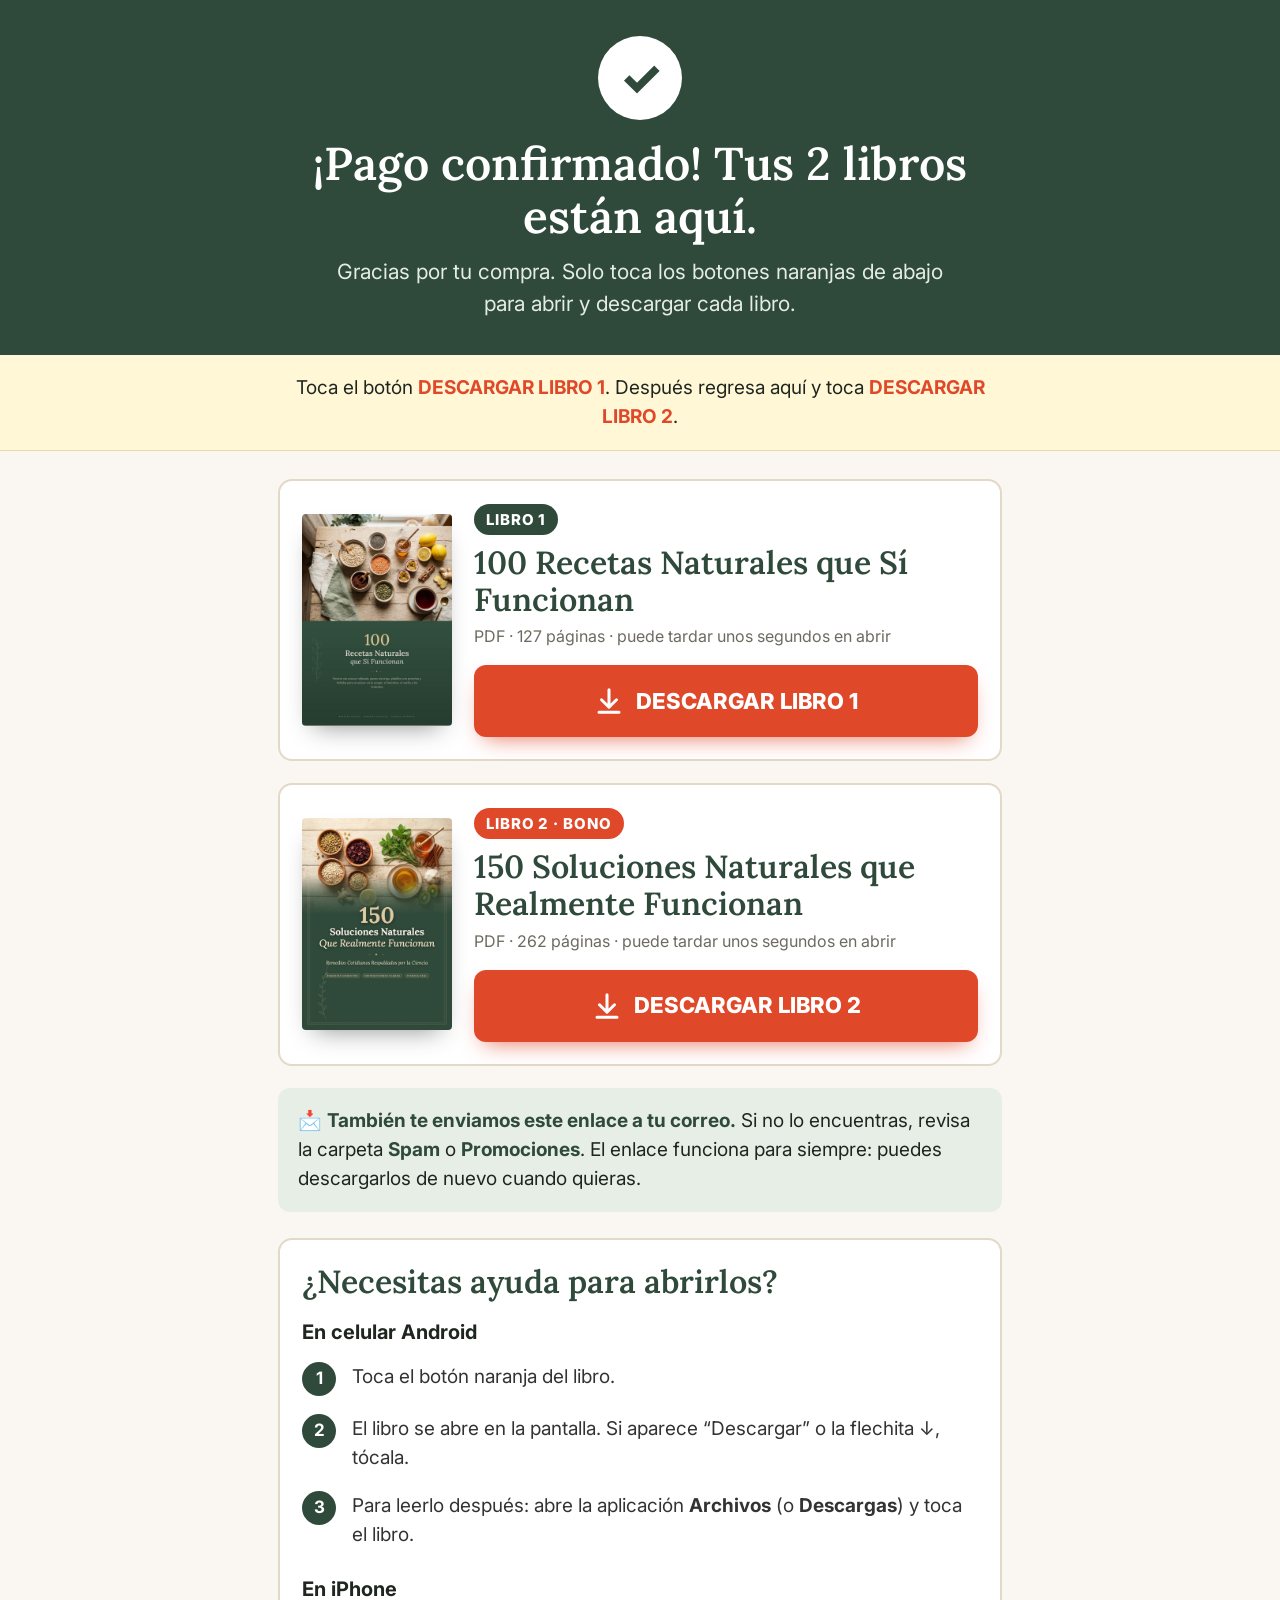
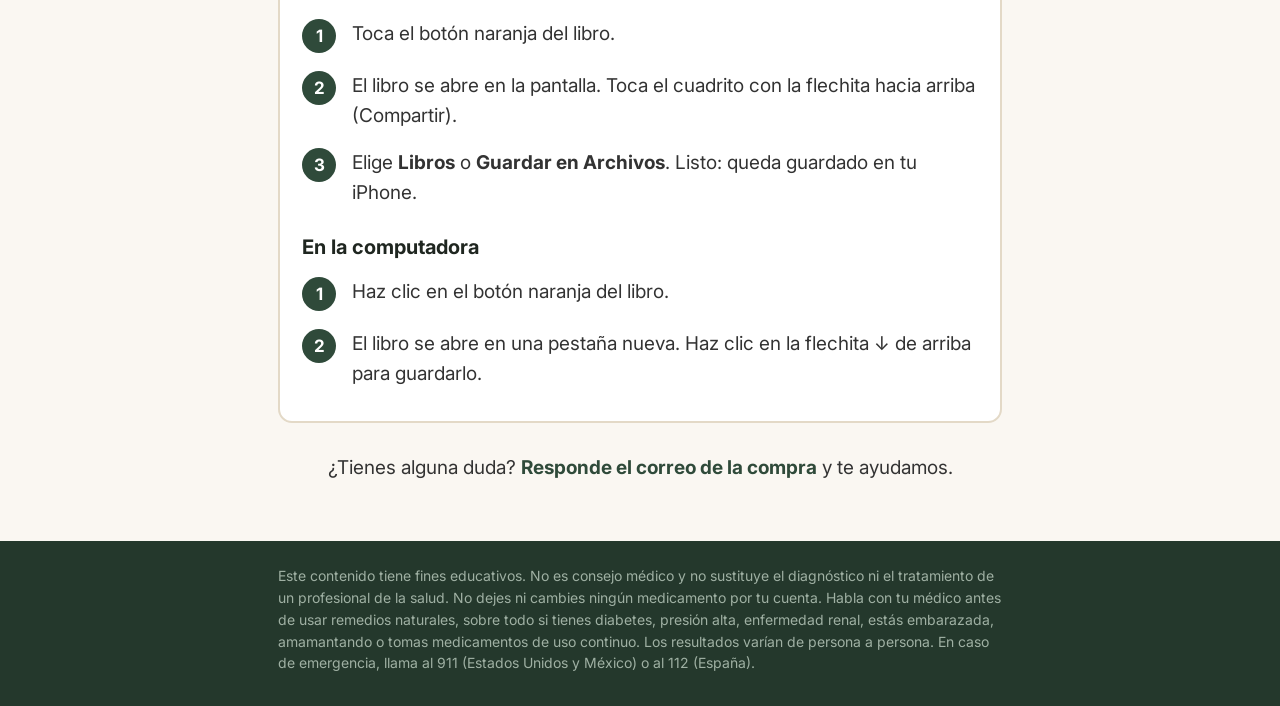
<file: acceso-lpyenwv0kv/index.html>
<!doctype html>
<html lang="es">
<head>
<meta charset="utf-8">
<meta name="viewport" content="width=device-width, initial-scale=1">
<meta name="robots" content="noindex, nofollow">
<title>Tus 2 libros · Descarga</title>
<meta name="theme-color" content="#2F4A3A">
<link rel="icon" href="data:image/svg+xml,%3Csvg xmlns='http://www.w3.org/2000/svg' viewBox='0 0 32 32'%3E%3Crect width='32' height='32' rx='4' fill='%232F4A3A'/%3E%3Cpath d='M16 25V8M16 12c-3-1-5-3-5-5 3 0 5 2 5 5zm0 5c3-1 5-3 5-5-3 0-5 2-5 5zm0 4c-3-1-5-3-5-5 3 0 5 2 5 5z' stroke='%23F0E0C2' stroke-width='1.4' fill='none'/%3E%3C/svg%3E">
<link rel="preconnect" href="https://fonts.googleapis.com">
<link rel="preconnect" href="https://fonts.gstatic.com" crossorigin>
<link href="https://fonts.googleapis.com/css2?family=Lora:wght@500;600&family=Inter:wght@400;500;600;700;800&display=swap" rel="stylesheet">
<style>
  :root { --green: #2F4A3A; --green-2: #24382C; --hot: #E0482A; --ink: #1F2620; --body: #333; --canvas: #FAF7F2; --linen: #F2ECE2; --hair: #E3D9C7; --sage: #E6EEE6; --yellow: #FFF7D6; }
  * { box-sizing: border-box; }
  body { margin: 0; background: var(--canvas); color: var(--body); font: 400 20px/1.55 Inter, system-ui, -apple-system, "Segoe UI", Roboto, sans-serif; -webkit-text-size-adjust: 100%; }
  img { max-width: 100%; height: auto; display: block; }
  .wrap { max-width: 760px; margin: 0 auto; padding: 0 18px; }
  h1, h2 { font-family: Lora, Georgia, serif; color: var(--green); margin: 0; line-height: 1.15; }
  h1 { font-size: clamp(32px, 7vw, 46px); font-weight: 600; }
  h2 { font-size: clamp(25px, 5.5vw, 32px); font-weight: 600; }
  .top { background: var(--green); color: #fff; text-align: center; padding: 36px 0 34px; }
  .ok { width: 84px; height: 84px; border-radius: 50%; background: #fff; color: var(--green); display: grid; place-items: center; margin: 0 auto 18px; font: 800 48px/1 Inter, sans-serif; }
  .top h1 { color: #fff; }
  .top p { margin: 12px auto 0; font-size: 21px; max-width: 30em; color: #E5ECE5; }
  .steps-mini { background: var(--yellow); border-bottom: 1px solid #EAD9A0; padding: 18px 0; text-align: center; font-size: 19px; color: var(--ink); }
  .steps-mini b { color: var(--hot); }
  main { padding: 28px 0 10px; }
  .book { display: grid; grid-template-columns: 150px 1fr; gap: 22px; align-items: center; background: #fff; border: 2px solid var(--hair); border-radius: 14px; padding: 22px; margin-bottom: 22px; }
  .book img { border-radius: 4px; box-shadow: 0 12px 24px -12px rgba(0,0,0,.45); }
  .num { display: inline-block; font: 800 15px/1 Inter, sans-serif; letter-spacing: .06em; text-transform: uppercase; color: #fff; background: var(--green); padding: 8px 12px; border-radius: 40px; margin-bottom: 10px; }
  .num.gift { background: var(--hot); }
  .book h2 { margin-bottom: 6px; }
  .meta { font-size: 16px; color: #6D6A60; margin: 0 0 16px; }
  .btn { display: flex; align-items: center; justify-content: center; gap: 12px; width: 100%; min-height: 72px; padding: 18px 20px; border-radius: 12px; background: var(--hot); color: #fff; text-decoration: none; font: 800 22px/1.2 Inter, sans-serif; text-align: center; box-shadow: 0 10px 22px -10px rgba(224,72,42,.8); }
  .btn:active { transform: translateY(1px); }
  .btn:focus-visible { outline: 4px solid var(--green); outline-offset: 3px; }
  .btn svg { width: 30px; height: 30px; flex: none; }
  .note { margin: 6px 0 26px; padding: 18px 20px; background: var(--sage); border-radius: 12px; font-size: 19px; color: var(--ink); }
  .note b { color: var(--green); }
  .help { background: #fff; border: 2px solid var(--hair); border-radius: 14px; padding: 24px 22px; margin-bottom: 22px; }
  .help h2 { margin-bottom: 14px; }
  .help h3 { font: 700 20px/1.3 Inter, sans-serif; color: var(--ink); margin: 18px 0 8px; }
  .help ol { margin: 0; padding: 0; list-style: none; counter-reset: s; }
  .help li { counter-increment: s; display: grid; grid-template-columns: 40px 1fr; gap: 10px; padding: 9px 0; font-size: 19px; }
  .help li::before { content: counter(s); width: 34px; height: 34px; border-radius: 50%; background: var(--green); color: #fff; display: grid; place-items: center; font: 700 17px/1 Inter, sans-serif; }
  .support { text-align: center; padding: 8px 0 30px; font-size: 19px; }
  .support b { color: var(--green); }
  footer { background: var(--green-2); color: #9FB0A3; font-size: 14px; padding: 24px 0 32px; }
  @media (max-width: 560px) {
    body { font-size: 19px; }
    .book { grid-template-columns: 1fr; text-align: center; }
    .book img { width: 46%; margin: 0 auto 4px; }
    .btn { font-size: 21px; }
  }
</style>
<script>(function(c,l,a,r,i,t,y){c[a]=c[a]||function(){(c[a].q=c[a].q||[]).push(arguments)};t=l.createElement(r);t.async=1;t.src="https://www.clarity.ms/tag/"+i;y=l.getElementsByTagName(r)[0];y.parentNode.insertBefore(t,y);})(window,document,"clarity","script","ytvmy676v4");</script>
<script>clarity("event","pagina_download");</script>
</head>
<body>

<section class="top">
  <div class="wrap">
    <div class="ok" aria-hidden="true">✓</div>
    <h1>¡Pago confirmado! Tus 2 libros están aquí.</h1>
    <p>Gracias por tu compra. Solo toca los botones naranjas de abajo para abrir y descargar cada libro.</p>
  </div>
</section>

<div class="steps-mini"><div class="wrap">Toca el botón <b>DESCARGAR LIBRO 1</b>. Después regresa aquí y toca <b>DESCARGAR LIBRO 2</b>.</div></div>

<main>
  <div class="wrap">
    <article class="book">
      <img src="../img/pages/cover.jpg" alt="" width="760" height="1018">
      <div>
        <span class="num">Libro 1</span>
        <h2>100 Recetas Naturales que Sí Funcionan</h2>
        <p class="meta">PDF · 127 páginas · puede tardar unos segundos en abrir</p>
        <a class="btn" href="100-Recetas-Naturales-que-Si-Funcionan.pdf" target="_blank" rel="noopener">
          <svg viewBox="0 0 24 24" fill="none" stroke="currentColor" stroke-width="2.4" stroke-linecap="round" stroke-linejoin="round" aria-hidden="true"><path d="M12 3v12M6 11l6 6 6-6M4 21h16"/></svg>
          DESCARGAR LIBRO 1
        </a>
      </div>
    </article>

    <article class="book">
      <img src="../img/pages/cover150.jpg" alt="" width="760" height="1075">
      <div>
        <span class="num gift">Libro 2 · Bono</span>
        <h2>150 Soluciones Naturales que Realmente Funcionan</h2>
        <p class="meta">PDF · 262 páginas · puede tardar unos segundos en abrir</p>
        <a class="btn" href="150-Soluciones-Naturales-que-Realmente-Funcionan.pdf" target="_blank" rel="noopener">
          <svg viewBox="0 0 24 24" fill="none" stroke="currentColor" stroke-width="2.4" stroke-linecap="round" stroke-linejoin="round" aria-hidden="true"><path d="M12 3v12M6 11l6 6 6-6M4 21h16"/></svg>
          DESCARGAR LIBRO 2
        </a>
      </div>
    </article>

    <p class="note">📩 <b>También te enviamos este enlace a tu correo.</b> Si no lo encuentras, revisa la carpeta <b>Spam</b> o <b>Promociones</b>. El enlace funciona para siempre: puedes descargarlos de nuevo cuando quieras.</p>

    <section class="help">
      <h2>¿Necesitas ayuda para abrirlos?</h2>
      <h3>En celular Android</h3>
      <ol><li><span>Toca el botón naranja del libro.</span></li><li><span>El libro se abre en la pantalla. Si aparece “Descargar” o la flechita ↓, tócala.</span></li><li><span>Para leerlo después: abre la aplicación <b>Archivos</b> (o <b>Descargas</b>) y toca el libro.</span></li></ol>
      <h3>En iPhone</h3>
      <ol><li><span>Toca el botón naranja del libro.</span></li><li><span>El libro se abre en la pantalla. Toca el cuadrito con la flechita hacia arriba (Compartir).</span></li><li><span>Elige <b>Libros</b> o <b>Guardar en Archivos</b>. Listo: queda guardado en tu iPhone.</span></li></ol>
      <h3>En la computadora</h3>
      <ol><li><span>Haz clic en el botón naranja del libro.</span></li><li><span>El libro se abre en una pestaña nueva. Haz clic en la flechita ↓ de arriba para guardarlo.</span></li></ol>
    </section>

    <p class="support">¿Tienes alguna duda? <b>Responde el correo de la compra</b> y te ayudamos.</p>
  </div>
</main>

<footer><div class="wrap">Este contenido tiene fines educativos. No es consejo médico y no sustituye el diagnóstico ni el tratamiento de un profesional de la salud. No dejes ni cambies ningún medicamento por tu cuenta. Habla con tu médico antes de usar remedios naturales, sobre todo si tienes diabetes, presión alta, enfermedad renal, estás embarazada, amamantando o tomas medicamentos de uso continuo. Los resultados varían de persona a persona. En caso de emergencia, llama al 911 (Estados Unidos y México) o al 112 (España).</div></footer>
</body>
</html>
</file>
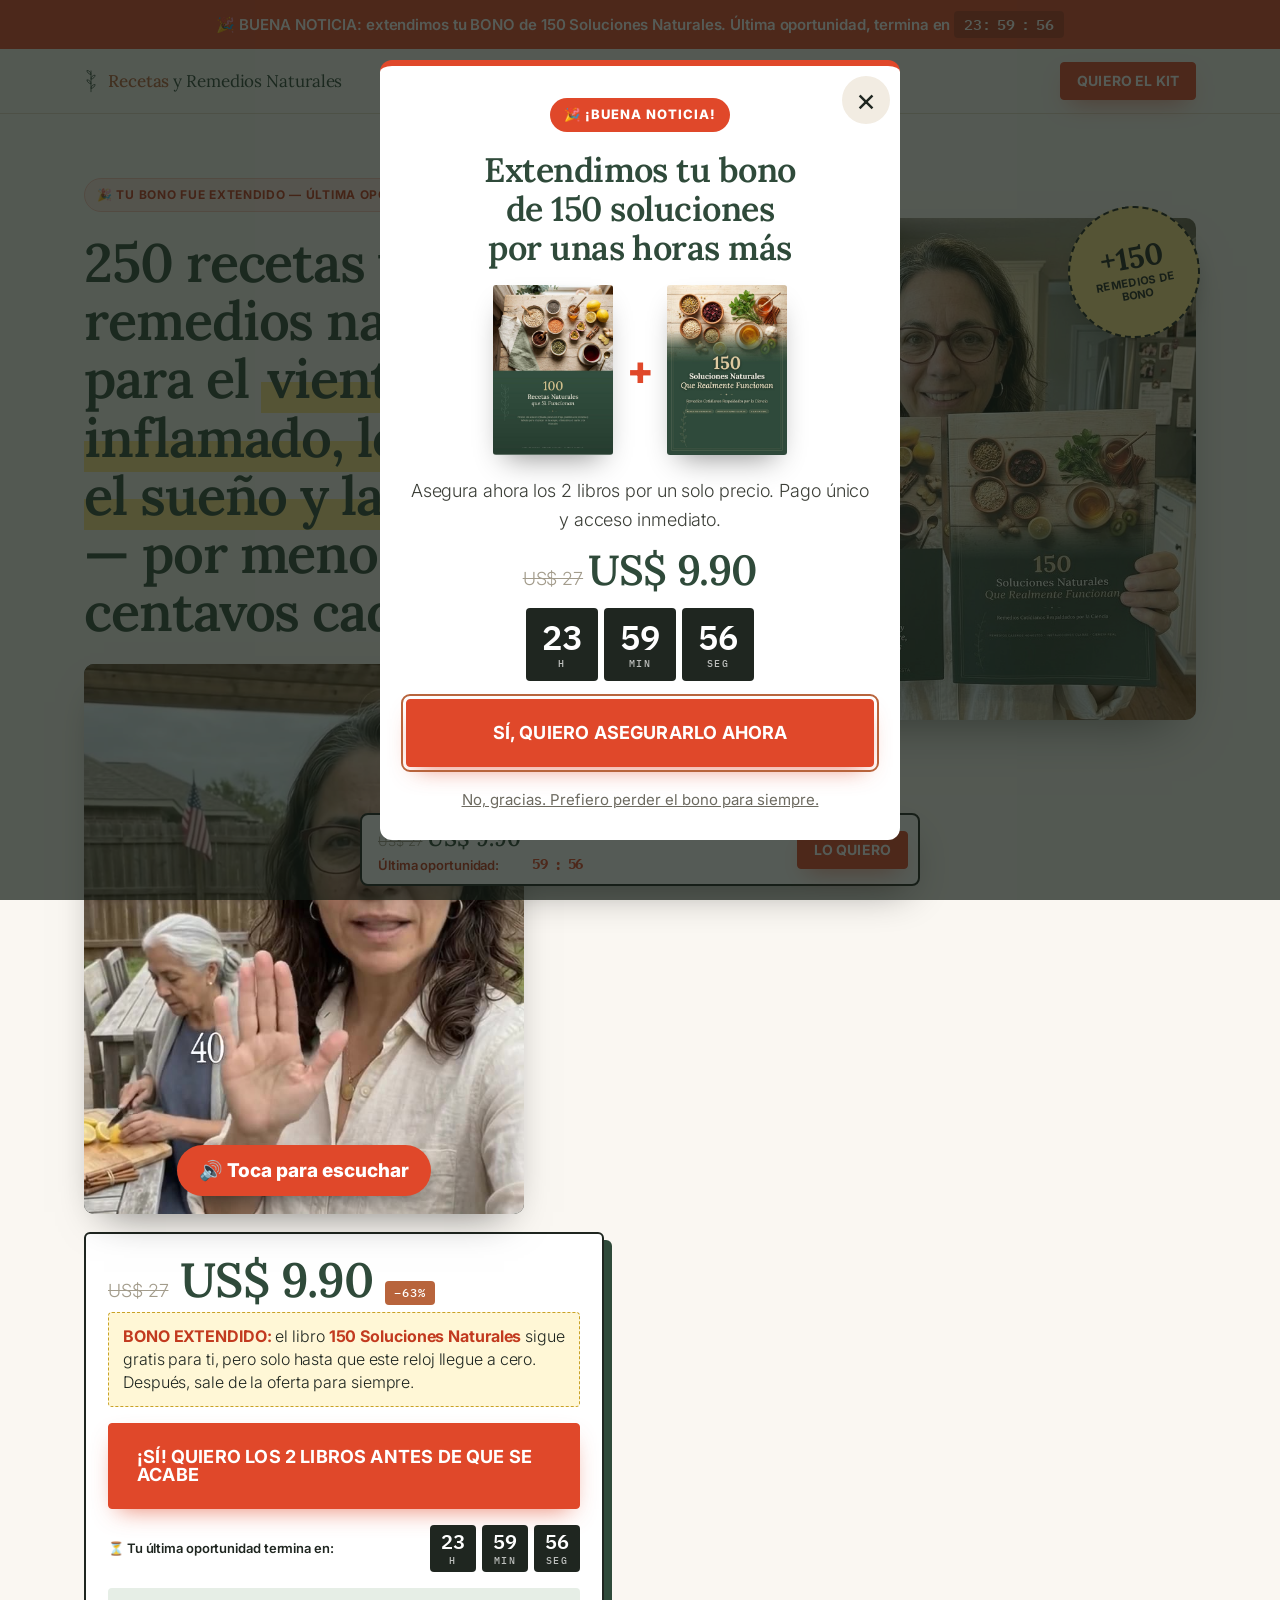
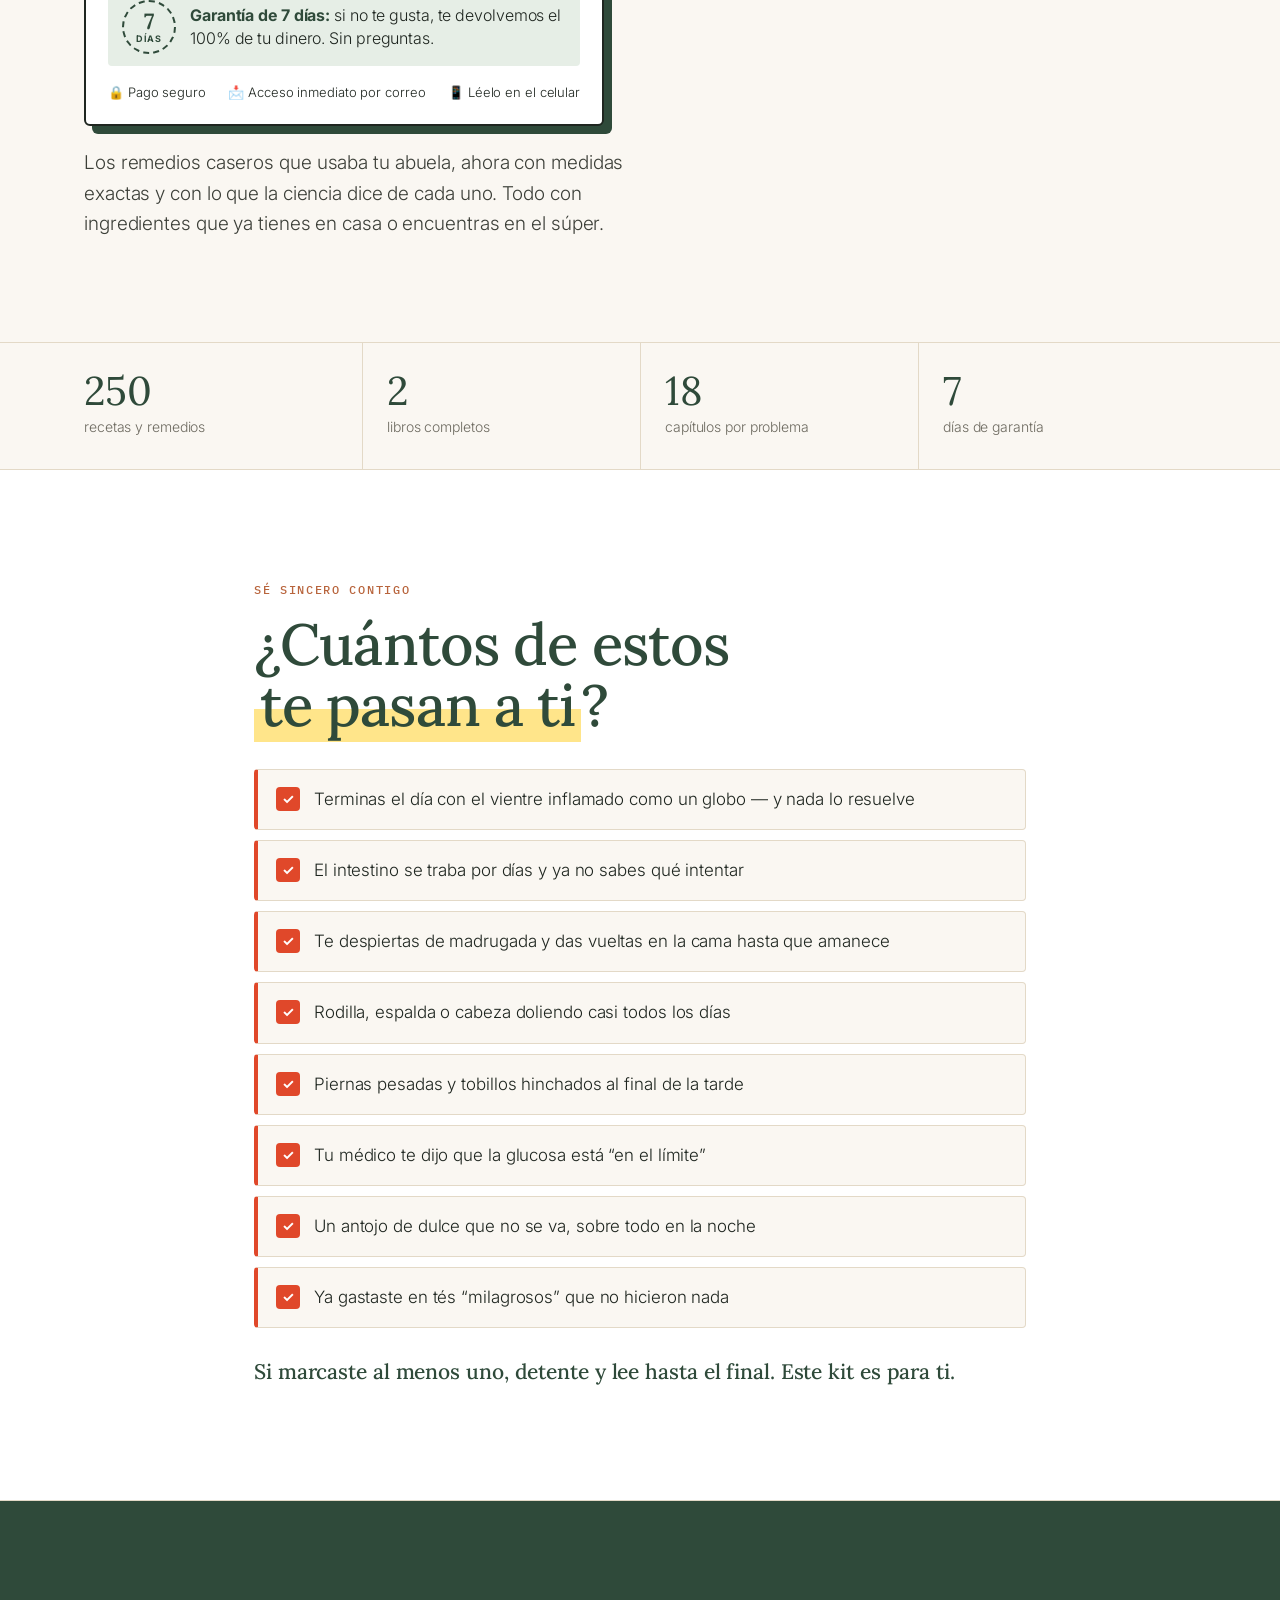
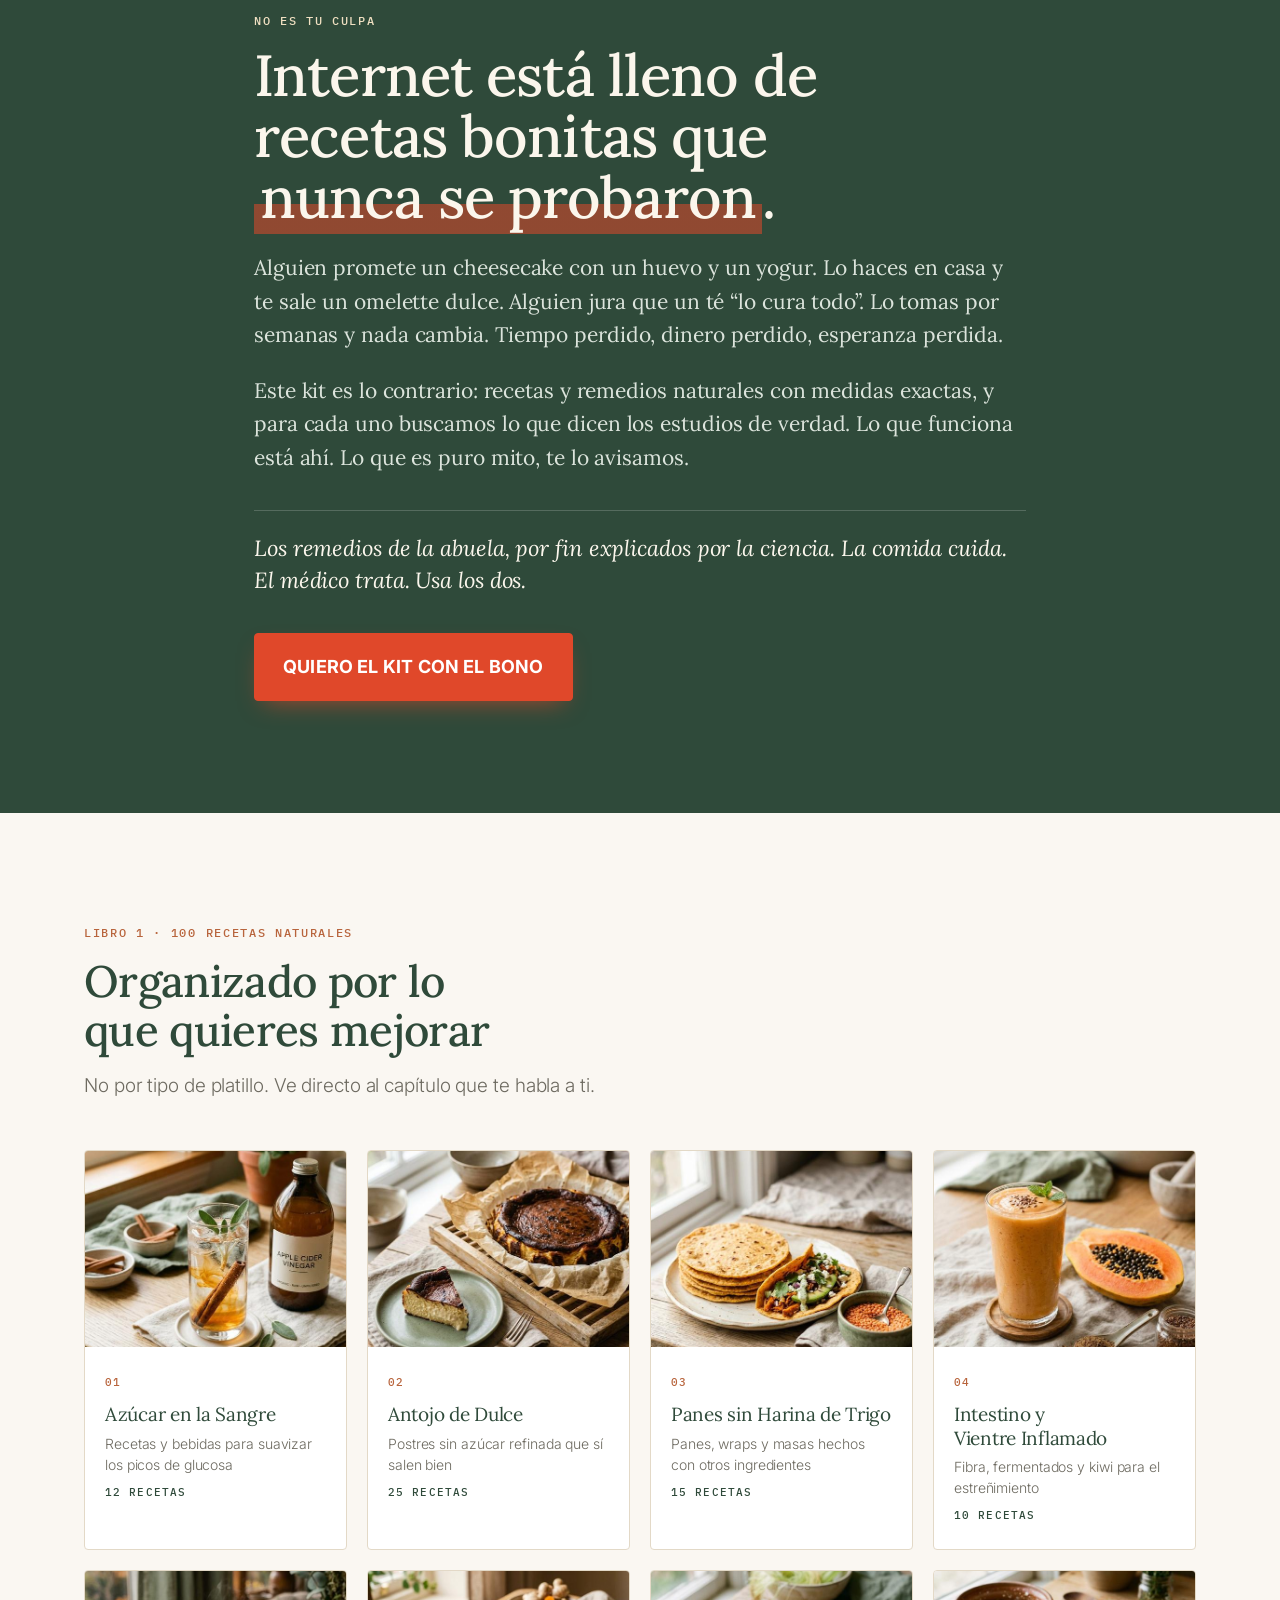
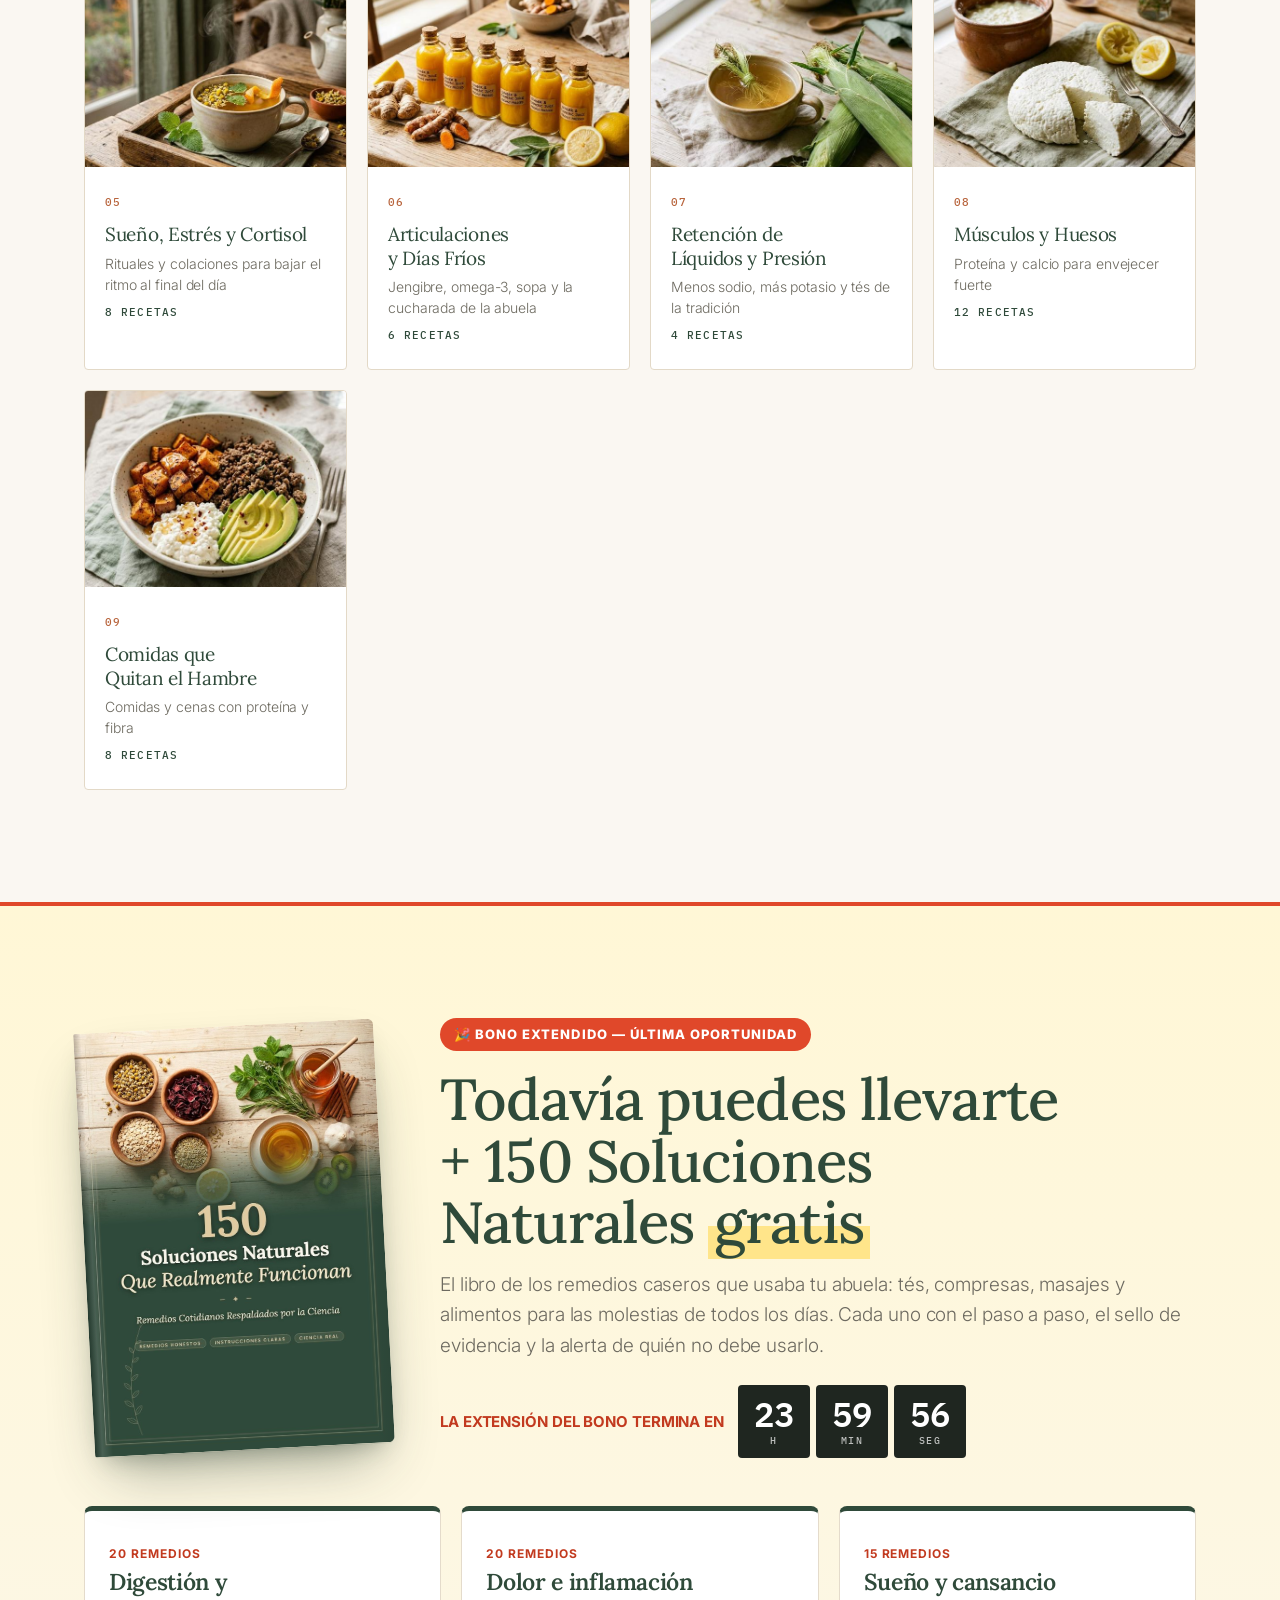
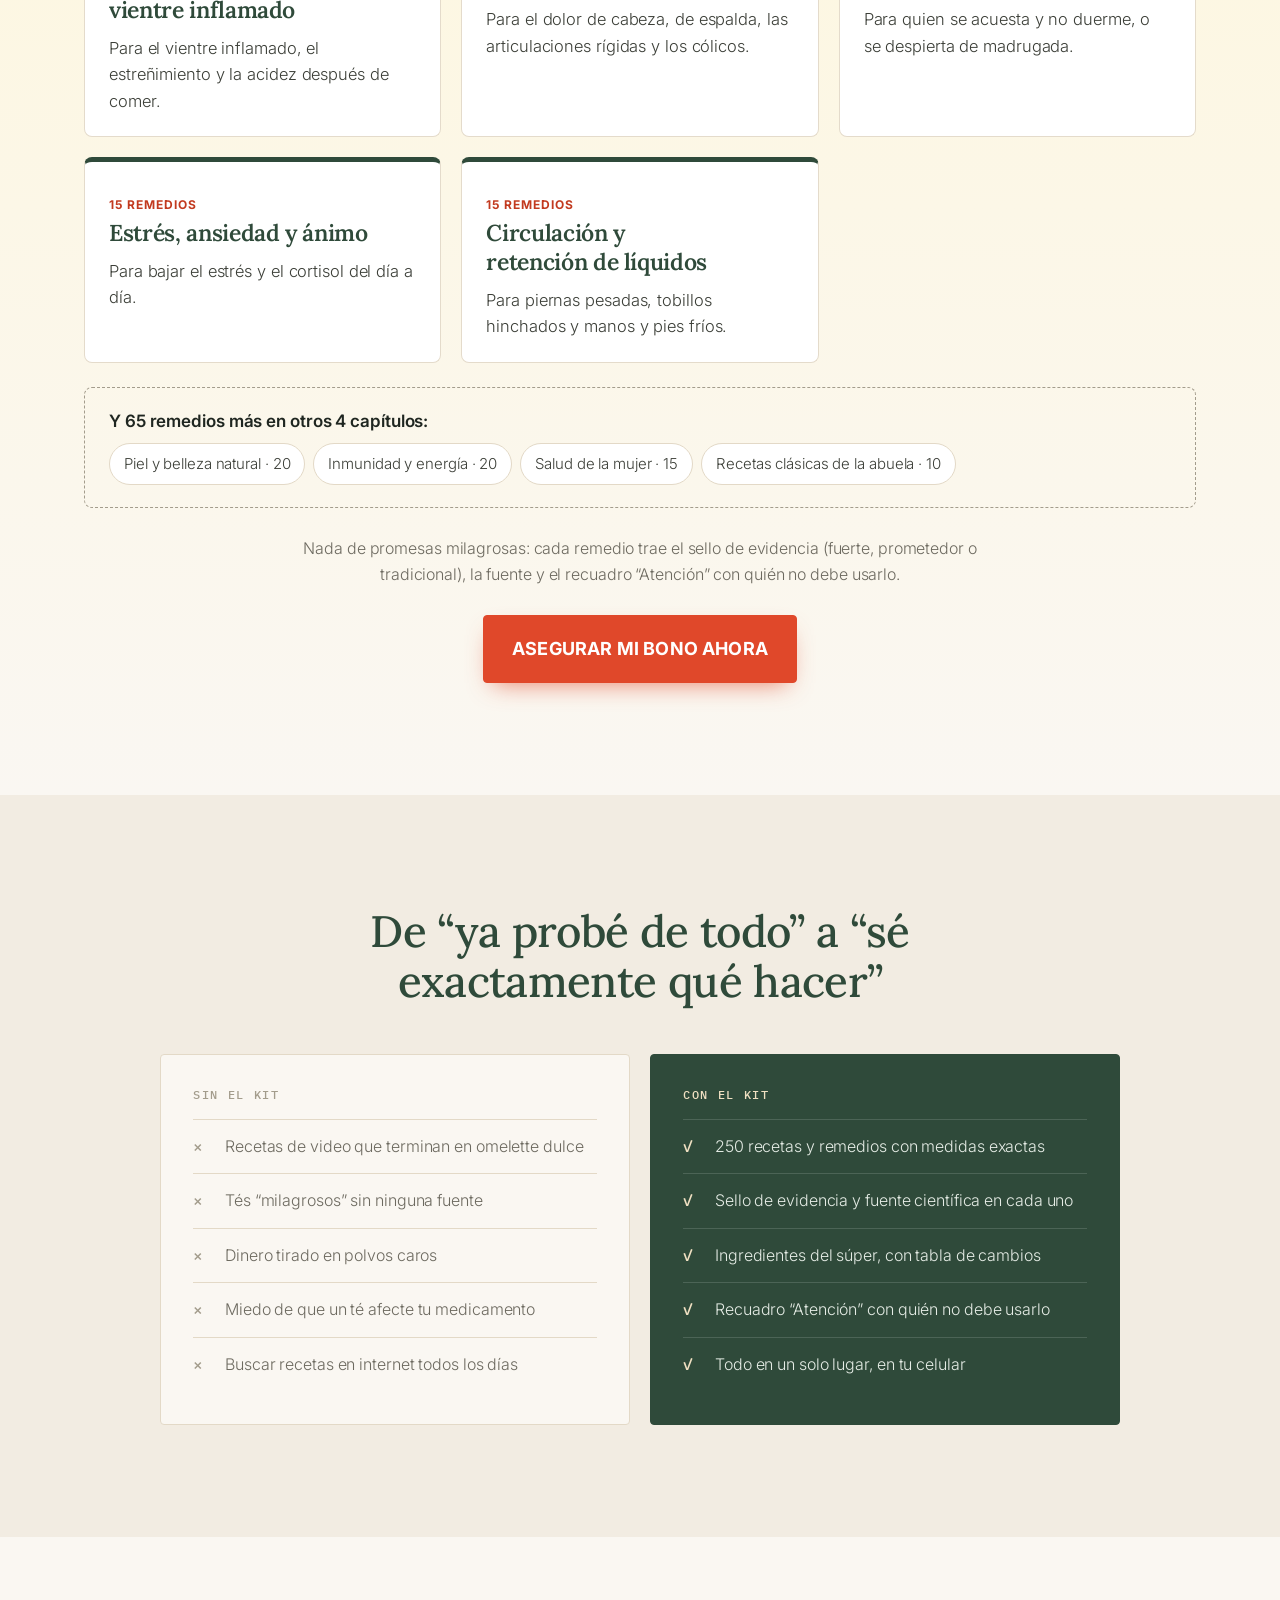
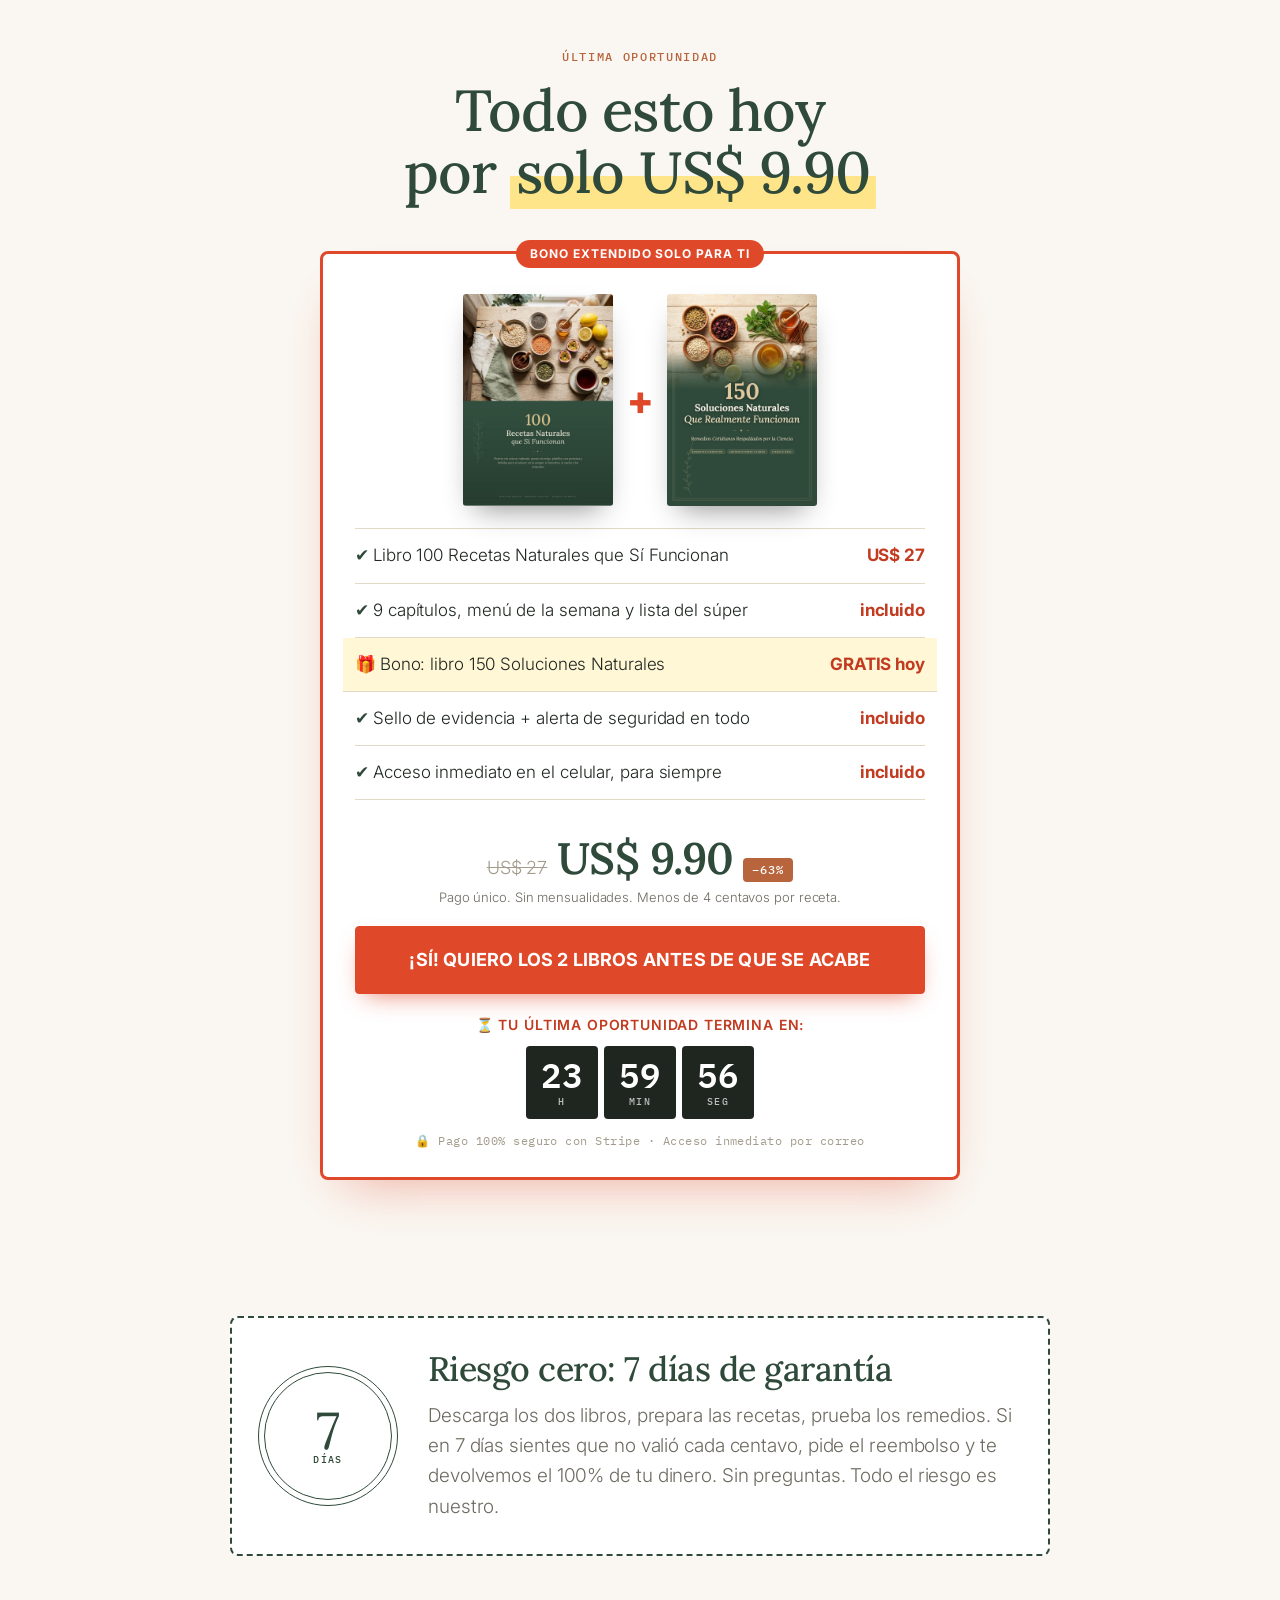
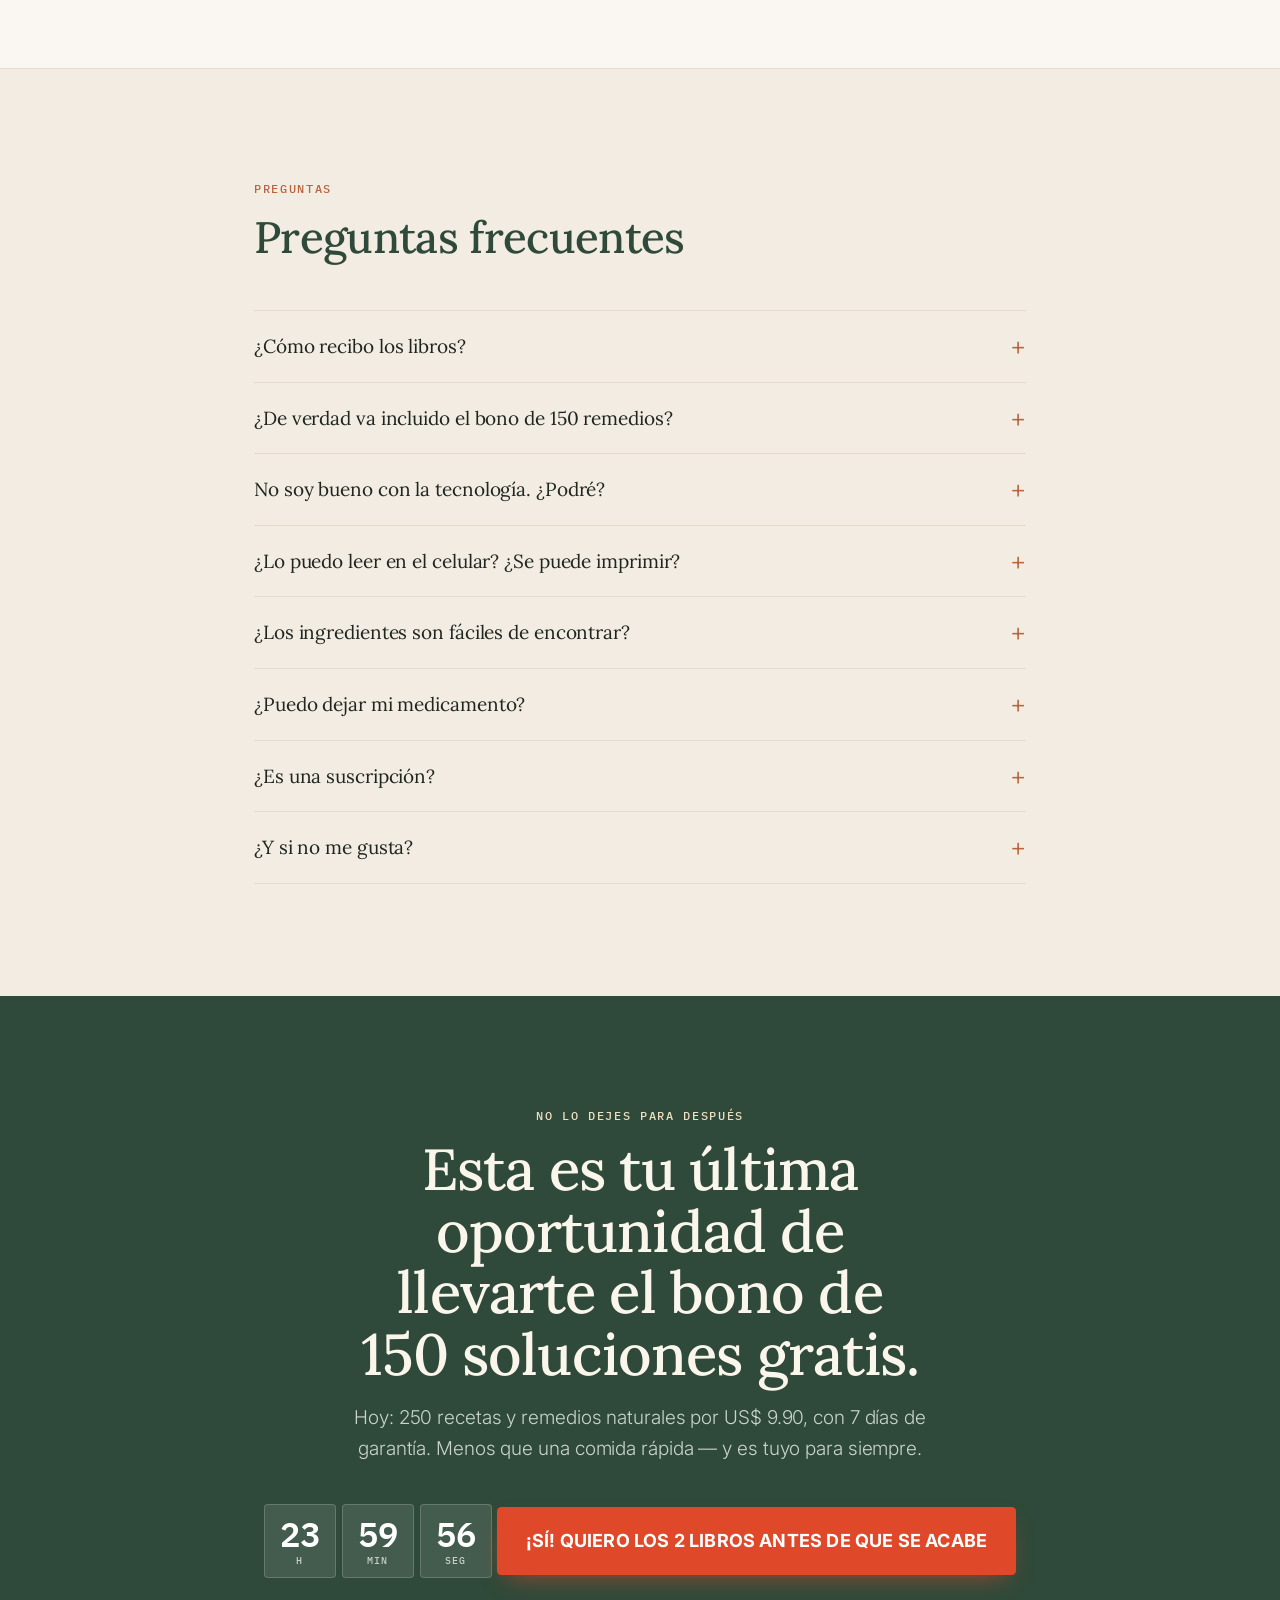
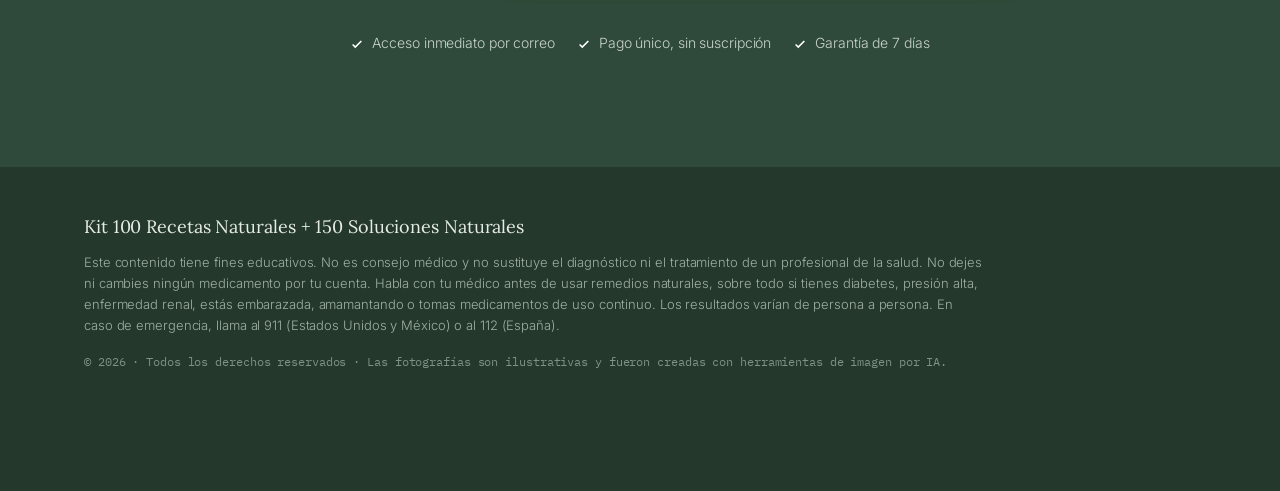
<file: livro/index.html>
<!doctype html>
<html lang="es">
<head>
<meta charset="utf-8">
<meta name="viewport" content="width=device-width, initial-scale=1">
<title>Bono extendido · Kit 100 Recetas + 150 Soluciones Naturales</title>
<meta name="description" content="100 recetas naturales + 150 remedios caseros con la ciencia explicada, para el vientre inflamado, los dolores, el sueño y la glucosa. Bono solo por unos minutos.">
<meta property="og:type" content="product">
<meta property="og:title" content="Bono extendido · Kit 100 Recetas + 150 Soluciones Naturales">
<meta property="og:description" content="100 recetas naturales + 150 remedios caseros con la ciencia explicada, para el vientre inflamado, los dolores, el sueño y la glucosa. Bono solo por unos minutos.">
<meta property="og:image" content="../img/og.jpg">
<meta name="theme-color" content="#2F4A3A">
<link rel="icon" href="data:image/svg+xml,%3Csvg xmlns='http://www.w3.org/2000/svg' viewBox='0 0 32 32'%3E%3Crect width='32' height='32' rx='4' fill='%232F4A3A'/%3E%3Cpath d='M16 25V8M16 12c-3-1-5-3-5-5 3 0 5 2 5 5zm0 5c3-1 5-3 5-5-3 0-5 2-5 5zm0 4c-3-1-5-3-5-5 3 0 5 2 5 5z' stroke='%23F0E0C2' stroke-width='1.4' fill='none'/%3E%3C/svg%3E">
<link rel="preconnect" href="https://fonts.googleapis.com">
<link rel="preconnect" href="https://fonts.gstatic.com" crossorigin>
<link href="https://fonts.googleapis.com/css2?family=Lora:ital,wght@0,400;0,500;0,600;0,700;1,400;1,600&family=Inter:wght@300;400;500;600;700;800&family=IBM+Plex+Mono:wght@400;500;600&display=swap" rel="stylesheet">
<link rel="stylesheet" href="../assets/style.css">
<link rel="stylesheet" href="../assets/v2.css">
<link rel="stylesheet" href="../assets/v3.css">
<script>(function(c,l,a,r,i,t,y){c[a]=c[a]||function(){(c[a].q=c[a].q||[]).push(arguments)};t=l.createElement(r);t.async=1;t.src="https://www.clarity.ms/tag/"+i;y=l.getElementsByTagName(r)[0];y.parentNode.insertBefore(t,y);})(window,document,"clarity","script","ytvmy676v4");</script>
</head>
<body class="v2 v3" data-bonus-minutes="45" data-expired-url="/livro/" data-mode="ext" data-ext-hours="24">

<!-- BARRA DE URGÊNCIA -->
<div class="urgency">
  <span class="bonus-only">🎉 BUENA NOTICIA: extendimos tu BONO de 150 Soluciones Naturales. Última oportunidad, termina en <span class="timer timer-sm" data-timer><span class="h-part"><b data-h>00</b>:</span><b data-m>45</b>:<b data-s>00</b></span></span>
  <span class="expired-only">El bono de 150 soluciones expiró. El libro de 100 recetas sigue con 63% OFF.</span>
</div>

<header class="nav" id="top">
  <div class="wrap nav-in">
    <a class="brand" href="#top" aria-label="Kit 100 Recetas Naturales + 150 Soluciones Naturales">
      <svg class="sprig" viewBox="0 0 24 40" aria-hidden="true"><path d="M12 39V2M12 9c-4-1-7-4-7-7 4 0 7 3 7 7zm0 8c4-1 7-4 7-7-4 0-7 3-7 7zm0 8c-4-1-7-4-7-7 4 0 7 3 7 7zm0 8c4-1 7-4 7-7-4 0-7 3-7 7z"/></svg>
      <span><b>Recetas</b> y Remedios Naturales</span>
    </a>
    <a class="btn btn-sm btn-hot" href="#oferta" data-cta="nav"><span class="bonus-only">Quiero el kit</span><span class="expired-only">Quiero el libro</span></a>
  </div>
</header>

<main>

<!-- HERO -->
<section class="hero hero2 hero3">
  <div class="wrap hero-in">
    <div class="hero-copy">
      <p class="pill-alert bonus-only">🎉 Tu bono fue extendido — última oportunidad</p>
      <p class="pill-alert expired-only">🔥 Oferta especial: libro completo por US$ 9.90</p>
      <h1><span class="bonus-only">250 recetas y remedios naturales para el <mark>vientre inflamado, los dolores, el sueño y la glucosa</mark> — por menos de 4 centavos cada uno.</span><span class="expired-only">100 recetas naturales para la <mark>glucosa, el antojo de dulce, el intestino y el sueño</mark> — por menos de 10 centavos cada una.</span></h1>
      <div class="vsl">
        <video id="vsl" src="../img/vsl.mp4" poster="../img/vsl-poster.jpg" width="720" height="900" playsinline muted autoplay loop preload="metadata" aria-label="Video: Elena explica el kit"></video>
        <button class="vsl-sound" type="button">🔊 Toca para escuchar</button>
      </div>
      <div class="hero-box">
        <div class="hb-price">
          <span class="price-old">US$ 27</span>
          <span class="price">US$ 9.90</span>
          <span class="badge">−63%</span>
        </div>
        <p class="hb-bonus bonus-only"><b>BONO EXTENDIDO:</b> el libro <b>150 Soluciones Naturales</b> sigue gratis para ti, pero solo hasta que este reloj llegue a cero. Después, sale de la oferta para siempre.</p>
        <p class="hb-bonus expired-only">Tu bono de 150 soluciones expiró, pero todavía puedes llevarte el libro de 100 recetas con 63% de descuento.</p>
        <a class="btn btn-lg btn-hot btn-block" href="https://buy.stripe.com/fZu6oH1Vo8rGeLW7LBa3u07?locale=es-419" data-cta="hero"><span class="bonus-only">¡Sí! Quiero los 2 libros antes de que se acabe</span><span class="expired-only">¡Sí! Quiero mis 100 recetas</span></a>
        <div class="hb-timer bonus-only">
          <span>⏳ Tu última oportunidad termina en:</span>
          <span class="timer" data-timer><span class="h-part"><b data-h>00</b><small>h</small></span><span><b data-m>45</b><small>min</small></span><span><b data-s>00</b><small>seg</small></span></span>
        </div>
        <p class="hb-guar"><span class="g-mini" aria-hidden="true">7<small>días</small></span><span><b>Garantía de 7 días:</b> si no te gusta, te devolvemos el 100% de tu dinero. Sin preguntas.</span></p>
        <ul class="trust trust-hero"><li>🔒 Pago seguro</li><li>📩 Acceso inmediato por correo</li><li>📱 Léelo en el celular</li></ul>
      </div>
      <p class="lede bonus-only">Los remedios caseros que usaba tu abuela, ahora con medidas exactas y con lo que la ciencia dice de cada uno. Todo con ingredientes que ya tienes en casa o encuentras en el súper.</p>
      <p class="lede expired-only">Postres sin azúcar refinada, panes sin trigo y bebidas con medidas exactas y con lo que la ciencia dice de cada receta. Todo con ingredientes del súper.</p>
    </div>
    <div class="hero-visual autora">
      <img class="bonus-only" src="../img/autora.jpg" alt="Elena sosteniendo los dos libros" width="800" height="800" loading="lazy">
      <div class="book b-main expired-only" aria-hidden="true"><img src="../img/pages/cover.jpg" alt="" width="760" height="1075" loading="lazy"></div>
      <div class="sticker bonus-only" aria-hidden="true"><b>+150</b><span>remedios de bono</span></div>
    </div>
  </div>
</section>

<!-- NÚMEROS -->
<section class="stats bonus-only">
  <div class="wrap stats-in"><div class="stat"><b>250</b><span>recetas y remedios</span></div><div class="stat"><b>2</b><span>libros completos</span></div><div class="stat"><b>18</b><span>capítulos por problema</span></div><div class="stat"><b>7</b><span>días de garantía</span></div></div>
</section>

<!-- DOR -->
<section class="pain">
  <div class="wrap narrow">
    <p class="label">Sé sincero contigo</p>
    <h2 class="h-xl">¿Cuántos de estos <mark>te pasan a ti</mark>?</h2>
    <ul class="pain-list"><li>Terminas el día con el vientre inflamado como un globo — y nada lo resuelve</li><li>El intestino se traba por días y ya no sabes qué intentar</li><li>Te despiertas de madrugada y das vueltas en la cama hasta que amanece</li><li>Rodilla, espalda o cabeza doliendo casi todos los días</li><li>Piernas pesadas y tobillos hinchados al final de la tarde</li><li>Tu médico te dijo que la glucosa está “en el límite”</li><li>Un antojo de dulce que no se va, sobre todo en la noche</li><li>Ya gastaste en tés “milagrosos” que no hicieron nada</li></ul>
    <p class="pain-close">Si marcaste al menos uno, detente y lee hasta el final. Este kit es para ti.</p>
  </div>
</section>

<!-- A CULPA NÃO É SUA -->
<section class="dark story">
  <div class="wrap narrow">
    <p class="label">No es tu culpa</p>
    <h2 class="h-xl">Internet está lleno de recetas bonitas que <mark>nunca se probaron</mark>.</h2>
    <p class="serif-lede">Alguien promete un cheesecake con un huevo y un yogur. Lo haces en casa y te sale un omelette dulce. Alguien jura que un té “lo cura todo”. Lo tomas por semanas y nada cambia. Tiempo perdido, dinero perdido, esperanza perdida.</p>
    <p class="serif-lede">Este kit es lo contrario: recetas y remedios naturales con medidas exactas, y para cada uno buscamos lo que dicen los estudios de verdad. Lo que funciona está ahí. Lo que es puro mito, te lo avisamos.</p>
    <blockquote>Los remedios de la abuela, por fin explicados por la ciencia. La comida cuida. El médico trata. Usa los dos.</blockquote>
    <a class="btn btn-lg btn-hot" href="#oferta" data-cta="story">Quiero el kit con el bono</a>
  </div>
</section>

<!-- LIVRO 1: CAPÍTULOS -->
<section id="capitulos">
  <div class="wrap">
    <div class="sec-head">
      <p class="label">Libro 1 · 100 Recetas Naturales</p>
      <h2>Organizado por lo que quieres mejorar</h2>
      <p class="sub">No por tipo de platillo. Ve directo al capítulo que te habla a ti.</p>
    </div>
    <div class="chapters"><div class="chapter"><div class="chapter-img"><img src="../img/r/A1.jpg" alt="" loading="lazy" width="560" height="695"></div><div class="chapter-body"><span class="chapter-num">01</span><h3>Azúcar en la Sangre</h3><p>Recetas y bebidas para suavizar los picos de glucosa</p><span class="count">12 recetas</span></div></div><div class="chapter"><div class="chapter-img"><img src="../img/r/B1.jpg" alt="" loading="lazy" width="560" height="695"></div><div class="chapter-body"><span class="chapter-num">02</span><h3>Antojo de Dulce</h3><p>Postres sin azúcar refinada que sí salen bien</p><span class="count">25 recetas</span></div></div><div class="chapter"><div class="chapter-img"><img src="../img/r/C1.jpg" alt="" loading="lazy" width="560" height="695"></div><div class="chapter-body"><span class="chapter-num">03</span><h3>Panes sin Harina de Trigo</h3><p>Panes, wraps y masas hechos con otros ingredientes</p><span class="count">15 recetas</span></div></div><div class="chapter"><div class="chapter-img"><img src="../img/r/D1.jpg" alt="" loading="lazy" width="560" height="695"></div><div class="chapter-body"><span class="chapter-num">04</span><h3>Intestino y Vientre Inflamado</h3><p>Fibra, fermentados y kiwi para el estreñimiento</p><span class="count">10 recetas</span></div></div><div class="chapter"><div class="chapter-img"><img src="../img/r/E1.jpg" alt="" loading="lazy" width="560" height="695"></div><div class="chapter-body"><span class="chapter-num">05</span><h3>Sueño, Estrés y Cortisol</h3><p>Rituales y colaciones para bajar el ritmo al final del día</p><span class="count">8 recetas</span></div></div><div class="chapter"><div class="chapter-img"><img src="../img/r/F1.jpg" alt="" loading="lazy" width="560" height="695"></div><div class="chapter-body"><span class="chapter-num">06</span><h3>Articulaciones y Días Fríos</h3><p>Jengibre, omega-3, sopa y la cucharada de la abuela</p><span class="count">6 recetas</span></div></div><div class="chapter"><div class="chapter-img"><img src="../img/r/G1.jpg" alt="" loading="lazy" width="560" height="695"></div><div class="chapter-body"><span class="chapter-num">07</span><h3>Retención de Líquidos y Presión</h3><p>Menos sodio, más potasio y tés de la tradición</p><span class="count">4 recetas</span></div></div><div class="chapter"><div class="chapter-img"><img src="../img/r/H1.jpg" alt="" loading="lazy" width="560" height="695"></div><div class="chapter-body"><span class="chapter-num">08</span><h3>Músculos y Huesos</h3><p>Proteína y calcio para envejecer fuerte</p><span class="count">12 recetas</span></div></div><div class="chapter"><div class="chapter-img"><img src="../img/r/I1.jpg" alt="" loading="lazy" width="560" height="695"></div><div class="chapter-body"><span class="chapter-num">09</span><h3>Comidas que Quitan el Hambre</h3><p>Comidas y cenas con proteína y fibra</p><span class="count">8 recetas</span></div></div></div>
  </div>
</section>

<!-- LIVRO 2: BÔNUS -->
<section id="bonus" class="bonus-sec bonus-only">
  <div class="wrap">
    <div class="bonus-head">
      <div class="book b-bonus-lg"><img src="../img/pages/cover150.jpg" alt="150 Soluciones Naturales que Realmente Funcionan" width="760" height="1075" loading="lazy"></div>
      <div>
        <p class="gift-tag">🎉 Bono extendido — última oportunidad</p>
        <h2 class="h-xl">Todavía puedes llevarte + 150 Soluciones Naturales <mark>gratis</mark></h2>
        <p class="sub">El libro de los remedios caseros que usaba tu abuela: tés, compresas, masajes y alimentos para las molestias de todos los días. Cada uno con el paso a paso, el sello de evidencia y la alerta de quién no debe usarlo.</p>
        <div class="bonus-timer">
          <span>La extensión del bono termina en</span>
          <span class="timer timer-lg" data-timer><span class="h-part"><b data-h>00</b><small>h</small></span><span><b data-m>45</b><small>min</small></span><span><b data-s>00</b><small>seg</small></span></span>
        </div>
      </div>
    </div>
    <div class="cats"><article class="cat"><span class="cat-n">20 remedios</span><h3>Digestión y vientre inflamado</h3><p class="cat-hook">Para el vientre inflamado, el estreñimiento y la acidez después de comer.</p></article><article class="cat"><span class="cat-n">20 remedios</span><h3>Dolor e inflamación</h3><p class="cat-hook">Para el dolor de cabeza, de espalda, las articulaciones rígidas y los cólicos.</p></article><article class="cat"><span class="cat-n">15 remedios</span><h3>Sueño y cansancio</h3><p class="cat-hook">Para quien se acuesta y no duerme, o se despierta de madrugada.</p></article><article class="cat"><span class="cat-n">15 remedios</span><h3>Estrés, ansiedad y ánimo</h3><p class="cat-hook">Para bajar el estrés y el cortisol del día a día.</p></article><article class="cat"><span class="cat-n">15 remedios</span><h3>Circulación y retención de líquidos</h3><p class="cat-hook">Para piernas pesadas, tobillos hinchados y manos y pies fríos.</p></article></div>
    <div class="cats-more">
      <p>Y 65 remedios más en otros 4 capítulos:</p>
      <ul><li>Piel y belleza natural · 20</li><li>Inmunidad y energía · 20</li><li>Salud de la mujer · 15</li><li>Recetas clásicas de la abuela · 10</li></ul>
    </div>
    <p class="bonus-trust">Nada de promesas milagrosas: cada remedio trae el sello de evidencia (fuerte, prometedor o tradicional), la fuente y el recuadro “Atención” con quién no debe usarlo.</p>
    <div class="center"><a class="btn btn-lg btn-hot" href="#oferta" data-cta="bonus">Asegurar mi bono ahora</a></div>
  </div>
</section>

<!-- ANTES / DEPOIS -->
<section class="band-linen">
  <div class="wrap">
    <div class="sec-head center"><h2>De “ya probé de todo” a “sé exactamente qué hacer”</h2></div>
    <div class="ba">
      <div class="ba-col ba-before"><p class="label">Sin el kit</p><ul><li>Recetas de video que terminan en omelette dulce</li><li>Tés “milagrosos” sin ninguna fuente</li><li>Dinero tirado en polvos caros</li><li>Miedo de que un té afecte tu medicamento</li><li>Buscar recetas en internet todos los días</li></ul></div>
      <div class="ba-col ba-after"><p class="label">Con el kit</p><ul><li>250 recetas y remedios con medidas exactas</li><li>Sello de evidencia y fuente científica en cada uno</li><li>Ingredientes del súper, con tabla de cambios</li><li>Recuadro “Atención” con quién no debe usarlo</li><li>Todo en un solo lugar, en tu celular</li></ul></div>
    </div>
  </div>
</section>

<!-- OFERTA -->
<section id="oferta" class="offer2 offer3">
  <div class="wrap">
    <div class="sec-head center">
      <p class="label">Última oportunidad</p>
      <h2 class="h-xl">Todo esto hoy por <mark>solo US$ 9.90</mark></h2>
    </div>
    <article class="tier best stack">
      <span class="tier-flag bonus-only">Bono extendido solo para ti</span>
      <div class="covers big"><img src="../img/pages/cover.jpg" alt="" loading="lazy"><span class="plus bonus-only">+</span><img class="bonus-only" src="../img/pages/cover150.jpg" alt="" loading="lazy"></div>
      <ul class="stack-list"><li class=""><span>Libro 100 Recetas Naturales que Sí Funcionan</span><em>US$ 27</em></li><li class=""><span>9 capítulos, menú de la semana y lista del súper</span><em>incluido</em></li><li class="gift bonus-only"><span>Bono: libro 150 Soluciones Naturales</span><em>GRATIS hoy</em></li><li class=""><span>Sello de evidencia + alerta de seguridad en todo</span><em>incluido</em></li><li class=""><span>Acceso inmediato en el celular, para siempre</span><em>incluido</em></li></ul>
      <div class="stack-total bonus-only"><span></span><s></s></div>
      <div class="t-price"><span class="price-old">US$ 27</span><span class="price">US$ 9.90</span><span class="badge">−63%</span></div>
      <p class="t-note">Pago único. Sin mensualidades. Menos de 4 centavos por receta.</p>
      <a class="btn btn-lg btn-hot" href="https://buy.stripe.com/fZu6oH1Vo8rGeLW7LBa3u07?locale=es-419" data-cta="offer"><span class="bonus-only">¡Sí! Quiero los 2 libros antes de que se acabe</span><span class="expired-only">¡Sí! Quiero mis 100 recetas</span></a>
      <div class="of-timer bonus-only">
        <span>⏳ Tu última oportunidad termina en:</span>
        <span class="timer timer-lg" data-timer><span class="h-part"><b data-h>00</b><small>h</small></span><span><b data-m>45</b><small>min</small></span><span><b data-s>00</b><small>seg</small></span></span>
      </div>
      <p class="secure center">🔒 Pago 100% seguro con Stripe · Acceso inmediato por correo</p>
    </article>
  </div>
</section>

<!-- GARANTIA -->
<section class="guarantee-sec g2">
  <div class="wrap narrow guarantee">
    <div class="g-seal" aria-hidden="true"><span>7</span><small>días</small></div>
    <div>
      <h2>Riesgo cero: 7 días de garantía</h2>
      <p>Descarga los dos libros, prepara las recetas, prueba los remedios. Si en 7 días sientes que no valió cada centavo, pide el reembolso y te devolvemos el 100% de tu dinero. Sin preguntas. Todo el riesgo es nuestro.</p>
    </div>
  </div>
</section>

<!-- FAQ -->
<section id="faq" class="band-linen">
  <div class="wrap narrow">
    <div class="sec-head">
      <p class="label">Preguntas</p>
      <h2>Preguntas frecuentes</h2>
    </div>
    <div class="faq"><details><summary>¿Cómo recibo los libros?</summary><p>En cuanto se confirma el pago, te llevamos a la página de descarga y también recibes el enlace en tu correo. Son archivos PDF que quedan contigo para siempre.</p></details><details><summary>¿De verdad va incluido el bono de 150 remedios?</summary><p>Sí, para quien compra mientras el reloj está corriendo. Cuando el tiempo se acaba, el bono sale de la oferta.</p></details><details><summary>No soy bueno con la tecnología. ¿Podré?</summary><p>Sí. Solo tocas el botón, pagas y tocas “Descargar”. El libro se abre en el celular como una foto. Si tienes cualquier problema, responde el correo de la compra y te ayudamos.</p></details><details><summary>¿Lo puedo leer en el celular? ¿Se puede imprimir?</summary><p>Sí. Se abre en el celular, la tablet y la computadora, y lo puedes imprimir en casa.</p></details><details><summary>¿Los ingredientes son fáciles de encontrar?</summary><p>Sí. Son cosas del súper y del mercado, como kiwi, jengibre, avena, manzanilla y cúrcuma. Y hay una tabla de cambios para cuando te falte algo.</p></details><details><summary>¿Puedo dejar mi medicamento?</summary><p>No. Las recetas y los remedios naturales ayudan en el día a día, pero no sustituyen el tratamiento. Nunca dejes ni cambies un medicamento sin hablar con tu médico. Cada receta trae una alerta de quién no debe usarla.</p></details><details><summary>¿Es una suscripción?</summary><p>No. Pagas una sola vez y los libros son tuyos.</p></details><details><summary>¿Y si no me gusta?</summary><p>Tienes 7 días de garantía. Pide el reembolso y te devolvemos el 100%.</p></details></div>
  </div>
</section>

<!-- CTA FINAL -->
<section class="final dark">
  <div class="wrap narrow center">
    <p class="label">No lo dejes para después</p>
    <h2 class="h-xl bonus-only">Esta es tu última oportunidad de llevarte el bono de 150 soluciones gratis.</h2>
    <h2 class="h-xl expired-only">El libro de 100 recetas todavía está disponible.</h2>
    <p class="sub bonus-only">Hoy: 250 recetas y remedios naturales por US$ 9.90, con 7 días de garantía. Menos que una comida rápida — y es tuyo para siempre.</p>
    <p class="sub expired-only">100 recetas naturales por US$ 9.90, con 7 días de garantía. Menos que una comida rápida — y es tuyo para siempre.</p>
    <span class="timer timer-lg timer-light bonus-only" data-timer><span class="h-part"><b data-h>00</b><small>h</small></span><span><b data-m>45</b><small>min</small></span><span><b data-s>00</b><small>seg</small></span></span>
    <a class="btn btn-lg btn-hot" href="https://buy.stripe.com/fZu6oH1Vo8rGeLW7LBa3u07?locale=es-419" data-cta="final"><span class="bonus-only">¡Sí! Quiero los 2 libros antes de que se acabe</span><span class="expired-only">¡Sí! Quiero mis 100 recetas</span></a>
    <ul class="trust trust-light"><li>Acceso inmediato por correo</li><li>Pago único, sin suscripción</li><li>Garantía de 7 días</li></ul>
  </div>
</section>

</main>

<footer class="footer">
  <div class="wrap">
    <p class="footer-title">Kit 100 Recetas Naturales + 150 Soluciones Naturales</p>
    <p class="disclaimer">Este contenido tiene fines educativos. No es consejo médico y no sustituye el diagnóstico ni el tratamiento de un profesional de la salud. No dejes ni cambies ningún medicamento por tu cuenta. Habla con tu médico antes de usar remedios naturales, sobre todo si tienes diabetes, presión alta, enfermedad renal, estás embarazada, amamantando o tomas medicamentos de uso continuo. Los resultados varían de persona a persona. En caso de emergencia, llama al 911 (Estados Unidos y México) o al 112 (España).</p>
    <p class="small">© 2026 · Todos los derechos reservados · Las fotografías son ilustrativas y fueron creadas con herramientas de imagen por IA.</p>
  </div>
</footer>

<div class="sticky2" id="sticky-cta">
  <div class="s2-left">
    <span class="s2-price"><span class="price-old">US$ 27</span> <b>US$ 9.90</b></span>
    <span class="s2-bonus bonus-only">Última oportunidad: <span class="timer timer-xs" data-timer><span class="h-part"><b data-h>00</b>:</span><b data-m>45</b>:<b data-s>00</b></span></span>
  </div>
  <a class="btn btn-sm btn-hot" href="https://buy.stripe.com/fZu6oH1Vo8rGeLW7LBa3u07?locale=es-419" data-cta="sticky">Lo quiero</a>
</div>

<!-- POP-UP -->
<div class="popup" id="popup" role="dialog" aria-modal="true" aria-labelledby="popup-title" hidden>
  <div class="popup-box">
    <button class="popup-close" type="button" aria-label="Cerrar">×</button>
    <p class="gift-tag bonus-only">🎉 ¡Buena noticia!</p>
    <h2 id="popup-title"><span class="bonus-only">Extendimos tu bono de 150 soluciones por unas horas más</span><span class="expired-only">Llévate hoy las 100 recetas naturales</span></h2>
    <div class="covers big"><img src="../img/pages/cover.jpg" alt=""><span class="plus bonus-only">+</span><img class="bonus-only" src="../img/pages/cover150.jpg" alt=""></div>
    <p class="pop-text">Asegura ahora los 2 libros por un solo precio. Pago único y acceso inmediato.</p>
    <div class="pop-price"><span class="price-old">US$ 27</span> <span class="price">US$ 9.90</span></div>
    <span class="timer timer-lg bonus-only" data-timer><span class="h-part"><b data-h>00</b><small>h</small></span><span><b data-m>45</b><small>min</small></span><span><b data-s>00</b><small>seg</small></span></span>
    <a class="btn btn-lg btn-hot btn-block" href="https://buy.stripe.com/fZu6oH1Vo8rGeLW7LBa3u07?locale=es-419" data-cta="popup">Sí, quiero asegurarlo ahora</a>
    <button class="pop-no" type="button">No, gracias. Prefiero perder el bono para siempre.</button>
  </div>
</div>

<script src="../assets/app.js" defer></script>
<script src="../assets/v3.js" defer></script>
</body>
</html>
</file>
<file: assets/style.css>
/* 50 Receitas Naturais — landing page
   Base: "warm cream editorial" (Refero / Intercom style) + paleta do ebook.
   Fundo creme, faixas linho, bordas finas, raio 4px, sem sombras na UI,
   títulos leves em Lora, rótulos em mono. */

:root {
  --canvas: #FAF7F2;
  --linen: #F2ECE2;
  --stone: #E4DBCB;
  --hair: #E3D9C7;
  --white: #FFFFFF;
  --ink: #1F2620;
  --body: #3C3F38;
  --muted: #6D6A60;
  --faint: #A39C8C;
  --green: #2F4A3A;
  --green-2: #3D5C49;
  --green-deep: #24382C;
  --terra: #B8643C;
  --gold: #F0E0C2;
  --gold-ink: #6B5220;
  --sage: #E6EEE6;
  --blush: #F6E6DC;

  --serif: "Lora", Georgia, serif;
  --sans: "Inter", system-ui, -apple-system, "Segoe UI", Roboto, sans-serif;
  --mono: "IBM Plex Mono", ui-monospace, SFMono-Regular, Menlo, monospace;

  --r: 4px;
  --wrap: 1160px;
  --gutter: 24px;
  --sec: clamp(64px, 9vw, 112px);
}

* { box-sizing: border-box; }
html { scroll-behavior: smooth; -webkit-text-size-adjust: 100%; }
@media (prefers-reduced-motion: reduce) { html { scroll-behavior: auto; } * { animation: none !important; transition: none !important; } }
body {
  margin: 0; background: var(--canvas); color: var(--body);
  font: 300 17px/1.6 var(--sans); letter-spacing: -0.005em;
  -webkit-font-smoothing: antialiased; overflow-x: hidden;
}
img { max-width: 100%; height: auto; display: block; }
a { color: inherit; }
h1, h2, h3 { font-family: var(--serif); font-weight: 400; color: var(--green); margin: 0; letter-spacing: -0.015em; text-wrap: balance; }
h1 { font-size: clamp(38px, 5.4vw, 64px); line-height: 1.04; }
h2 { font-size: clamp(30px, 3.8vw, 44px); line-height: 1.12; }
h2.h-xl { font-size: clamp(36px, 5vw, 58px); line-height: 1.06; }
h3 { font-size: 21px; line-height: 1.25; }
h1 em, h2 em { font-style: italic; color: var(--terra); }
p { margin: 0; }
ul, ol { margin: 0; padding: 0; list-style: none; }

.wrap { max-width: var(--wrap); margin: 0 auto; padding: 0 var(--gutter); }
.narrow { max-width: 820px; }
.center { text-align: center; }
section { padding: var(--sec) 0; }
.band-linen { background: var(--linen); }
.dark { background: var(--green); color: #DCE4DC; }
.dark h2, .dark h3 { color: #FBF6EC; }

.label {
  font: 500 12px/1.3 var(--mono); letter-spacing: 0.14em; text-transform: uppercase;
  color: var(--terra); margin-bottom: 16px;
}
.dark .label { color: var(--gold); }
.sec-head { max-width: 720px; margin-bottom: 48px; }
.sec-head.center { margin-left: auto; margin-right: auto; text-align: center; }
.sub { margin-top: 16px; font-size: 18px; color: var(--muted); }
.dark .sub { color: #C9D4CB; }
.lede { font-size: 19px; color: var(--body); margin-top: 22px; max-width: 34em; }
.serif-lede { font: 400 21px/1.6 var(--serif); color: var(--ink); margin-top: 22px; }

/* ---------- buttons ---------- */
.btn {
  display: inline-flex; align-items: center; justify-content: center; gap: 10px;
  background: var(--green); color: #fff; text-decoration: none; border: 1px solid var(--green);
  font: 500 15px/1 var(--sans); padding: 16px 22px; border-radius: var(--r);
  transition: background .2s, transform .2s; cursor: pointer;
}
.btn:hover { background: var(--green-deep); }
.btn:active { transform: translateY(1px); }
.btn:focus-visible, a:focus-visible, button:focus-visible, summary:focus-visible { outline: 2px solid var(--terra); outline-offset: 3px; }
.btn-sm { padding: 11px 16px; font-size: 14px; }
.btn-lg { padding: 20px 28px; font-size: 16px; }
.btn-block { width: 100%; }
.btn-ghost { background: transparent; color: var(--ink); border-color: var(--ink); }
.btn-ghost:hover { background: var(--ink); color: #fff; }
.btn-light { background: var(--gold); color: var(--green-deep); border-color: var(--gold); }
.btn-light:hover { background: #fff; }

/* ---------- announce + nav ---------- */
.announce {
  background: var(--green-deep); color: var(--gold); text-align: center;
  font: 500 12px/1.3 var(--mono); letter-spacing: 0.12em; text-transform: uppercase; padding: 10px 16px;
}
.announce .dot { display: inline-block; width: 6px; height: 6px; border-radius: 50%; background: var(--terra); margin-right: 10px; vertical-align: 2px; animation: pulse 2s infinite; }
@keyframes pulse { 50% { opacity: .3; } }
.nav { position: sticky; top: 0; z-index: 40; background: rgba(250, 247, 242, .92); backdrop-filter: blur(10px); border-bottom: 1px solid var(--hair); }
.nav-in { display: flex; align-items: center; gap: 32px; height: 64px; }
.brand { display: flex; align-items: center; gap: 10px; text-decoration: none; font: 400 17px/1 var(--serif); color: var(--green); }
.brand b { font-weight: 500; color: var(--terra); }
.sprig { width: 14px; height: 24px; fill: none; stroke: var(--green); stroke-width: 1.4; }
.nav-links { display: flex; gap: 28px; margin-left: auto; }
.nav-links a { text-decoration: none; font-size: 14px; color: var(--muted); }
.nav-links a:hover { color: var(--ink); }

/* ---------- hero ---------- */
.hero { padding: clamp(48px, 7vw, 96px) 0 clamp(56px, 8vw, 104px); overflow: hidden; }
.hero-in { display: grid; grid-template-columns: 1.05fr .95fr; gap: 56px; align-items: center; }
.hero h1 { margin-top: 4px; }
.price-row { display: flex; align-items: baseline; gap: 14px; margin: 32px 0 20px; flex-wrap: wrap; }
.price-old { color: var(--faint); text-decoration: line-through; font-size: 18px; }
.price { font: 400 44px/1 var(--serif); color: var(--green); letter-spacing: -0.02em; }
.badge { font: 500 12px/1 var(--mono); letter-spacing: .08em; background: var(--terra); color: #fff; padding: 6px 9px; border-radius: var(--r); }
.trust { display: flex; flex-wrap: wrap; gap: 8px 22px; margin-top: 22px; font-size: 14px; color: var(--muted); }
.trust li { display: flex; align-items: center; gap: 8px; }
.trust li::before { content: ""; width: 14px; height: 14px; flex: none; background: no-repeat center/contain url("data:image/svg+xml,%3Csvg xmlns='http://www.w3.org/2000/svg' viewBox='0 0 16 16'%3E%3Cpath d='M3 8.5l3 3 7-7' fill='none' stroke='%232F4A3A' stroke-width='1.8'/%3E%3C/svg%3E"); }
.trust-light { justify-content: center; color: #C9D4CB; }
.trust-light li::before { filter: invert(1) brightness(1.6); }

.hero-visual { position: relative; min-height: 560px; display: grid; place-items: center; }
.hero-visual::before { content: ""; position: absolute; inset: 6% -20% 6% 12%; background: var(--linen); border-radius: var(--r); }
.book { position: relative; width: min(380px, 78%); border-radius: 2px 6px 6px 2px; overflow: hidden; transform: rotate(-2deg);
  box-shadow: 0 1px 0 rgba(0,0,0,.05), 0 30px 60px -20px rgba(36, 56, 44, .45), 0 12px 24px -12px rgba(36,56,44,.35); }
.book::after { content: ""; position: absolute; inset: 0; background: linear-gradient(90deg, rgba(0,0,0,.22), rgba(255,255,255,.12) 2.5%, transparent 6%, transparent 94%, rgba(0,0,0,.06)); pointer-events: none; }
.page-behind { position: absolute; width: min(330px, 66%); right: 0; top: 4%; transform: rotate(5deg); border-radius: 2px; box-shadow: 0 20px 40px -20px rgba(36,56,44,.35); }
.seal-float { position: absolute; left: -4%; bottom: 3%; display: flex; flex-direction: column; align-items: flex-start; gap: 8px; background: var(--white); border: 1px solid var(--hair); border-radius: var(--r); padding: 14px 16px; font-size: 13px; color: var(--muted); }

/* ---------- seals ---------- */
.seal { display: inline-flex; align-items: center; gap: 6px; font: 500 10.5px/1 var(--mono); letter-spacing: .1em; text-transform: uppercase; padding: 5px 8px; border-radius: 20px; white-space: nowrap; }
.seal-forte { background: var(--green); color: #fff; }
.seal-promissor { background: var(--gold); color: var(--gold-ink); }
.seal-tradicional { background: transparent; color: var(--muted); border: 1px solid var(--faint); }

/* ---------- stats ---------- */
.stats { padding: 0; border-top: 1px solid var(--hair); border-bottom: 1px solid var(--hair); }
.stats-in { display: grid; grid-template-columns: repeat(4, 1fr); }
.stat { padding: 28px 24px; border-left: 1px solid var(--hair); }
.stat:first-child { border-left: 0; padding-left: 0; }
.stat b { display: block; font: 400 40px/1 var(--serif); color: var(--green); }
.stat span { font-size: 14px; color: var(--muted); }

/* ---------- hook ---------- */
.hook blockquote { margin: 40px 0 0; padding: 24px 0 0; border-top: 1px solid var(--hair); font: italic 400 24px/1.45 var(--serif); color: var(--green); }

/* ---------- features ---------- */
.features { display: grid; grid-template-columns: repeat(4, 1fr); gap: 1px; background: var(--hair); border: 1px solid var(--hair); border-radius: var(--r); overflow: hidden; }
.feature { background: var(--canvas); padding: 32px 28px; }
.feature .ico { width: 36px; height: 36px; color: var(--terra); margin-bottom: 22px; }
.feature h3 { font-size: 20px; margin-bottom: 10px; }
.feature p { font-size: 15px; color: var(--muted); }

/* ---------- chapters ---------- */
.chapters { display: grid; grid-template-columns: repeat(4, 1fr); gap: 20px; }
.chapter { display: block; text-decoration: none; background: var(--white); border: 1px solid var(--hair); border-radius: var(--r); overflow: hidden; transition: border-color .2s; }
.chapter:hover { border-color: var(--green-2); }
.chapter:hover img { transform: scale(1.04); }
.chapter-img { aspect-ratio: 4/3; overflow: hidden; background: var(--stone); }
.chapter-img img { width: 100%; height: 100%; object-fit: cover; transition: transform .6s; }
.chapter-body { padding: 18px 20px 20px; }
.chapter-num { font: 500 11px/1 var(--mono); letter-spacing: .12em; color: var(--terra); }
.chapter h3 { font-size: 19px; margin: 8px 0 6px; }
.chapter p { font-size: 14px; line-height: 1.5; color: var(--muted); }
.chapter .count { display: inline-block; margin-top: 12px; font: 500 11px/1 var(--mono); letter-spacing: .1em; text-transform: uppercase; color: var(--green); }

/* ---------- recipe explorer ---------- */
.tabs { display: flex; gap: 8px; overflow-x: auto; padding-bottom: 6px; margin-bottom: 28px; scrollbar-width: thin; }
.tab { flex: none; font: 400 14px/1 var(--sans); padding: 11px 15px; border-radius: var(--r); border: 1px solid var(--stone); background: var(--canvas); color: var(--body); cursor: pointer; white-space: nowrap; }
.tab:hover { border-color: var(--green-2); }
.tab[aria-selected="true"] { background: var(--green); border-color: var(--green); color: #fff; }
.tab small { font: 500 11px/1 var(--mono); opacity: .7; margin-left: 6px; }
.recipes { display: grid; grid-template-columns: repeat(4, 1fr); gap: 20px; }
.recipe { background: var(--white); border: 1px solid var(--hair); border-radius: var(--r); overflow: hidden; display: flex; flex-direction: column; }
.recipe[hidden] { display: none; }
.recipe-img { aspect-ratio: 4/3; background: var(--stone); overflow: hidden; }
.recipe-img img { width: 100%; height: 100%; object-fit: cover; }
.recipe-body { padding: 16px 18px 18px; display: flex; flex-direction: column; gap: 8px; flex: 1; }
.recipe-top { display: flex; justify-content: space-between; align-items: center; gap: 8px; }
.code { font: 500 11px/1 var(--mono); letter-spacing: .1em; color: var(--terra); }
.recipe h3 { font-size: 17px; line-height: 1.3; }
.recipe p { font-size: 13.5px; line-height: 1.5; color: var(--muted); }
.recipe-meta { margin-top: auto; padding-top: 10px; border-top: 1px solid var(--hair); display: flex; gap: 14px; font: 400 12px/1 var(--mono); color: var(--muted); }
.rx-more { text-align: center; margin-top: 36px; }
.rx-more[hidden] { display: none; }

/* ---------- evidence ---------- */
.evidence-in { display: grid; grid-template-columns: .9fr 1.1fr; gap: 64px; align-items: start; }
.seals { display: grid; gap: 16px; }
.seal-card { display: grid; grid-template-columns: auto 1fr auto; gap: 20px; align-items: center; padding: 22px 24px; border: 1px solid var(--hair); border-radius: var(--r); background: var(--white); }
.seal-card p { font-size: 15px; color: var(--muted); }
.seal-card b { font: 400 34px/1 var(--serif); color: var(--green); text-align: right; }
.seal-card b small { display: block; font: 400 11px/1.4 var(--mono); color: var(--faint); letter-spacing: .08em; text-transform: uppercase; margin-top: 4px; }

/* ---------- pages gallery ---------- */
#paginas { padding-bottom: calc(var(--sec) - 20px); }
.pages { --pad: max(var(--gutter), calc((100vw - var(--wrap)) / 2 + var(--gutter))); display: flex; gap: 24px; overflow-x: auto; scroll-snap-type: x mandatory; scroll-padding-left: var(--pad); padding: 8px var(--pad) 24px; scrollbar-width: thin; scrollbar-color: var(--green-2) transparent; }
.page { flex: none; width: clamp(220px, 26vw, 300px); scroll-snap-align: start; margin: 0; cursor: zoom-in; }
.page img { border-radius: 2px; outline: 1px solid rgba(240, 224, 194, .18); box-shadow: 0 18px 40px -18px rgba(0,0,0,.55); transition: transform .3s; }
.page:hover img { transform: translateY(-4px); }
.page figcaption { margin-top: 14px; font: 400 13px/1.4 var(--sans); color: #C9D4CB; }
.page figcaption b { display: block; font: 500 11px/1.3 var(--mono); letter-spacing: .12em; text-transform: uppercase; color: var(--gold); margin-bottom: 4px; }
.pages-hint { font: 400 12px/1 var(--mono); color: #9FB0A3; letter-spacing: .06em; }

/* ---------- anatomy ---------- */
.anatomy { display: grid; grid-template-columns: .85fr 1.15fr; gap: 72px; align-items: center; }
.anatomy-page { margin: 0; }
.anatomy-page img { border-radius: 2px; border: 1px solid var(--hair); box-shadow: 0 30px 60px -30px rgba(36,56,44,.4); }
.anatomy-list { margin-top: 32px; counter-reset: a; border-top: 1px solid var(--hair); }
.anatomy-list li { counter-increment: a; display: grid; grid-template-columns: 40px 1fr; gap: 8px; padding: 16px 0; border-bottom: 1px solid var(--hair); }
.anatomy-list li::before { content: counter(a, decimal-leading-zero); font: 400 15px/1.5 var(--serif); color: var(--terra); }
.anatomy-list b { display: block; font-weight: 500; color: var(--ink); font-size: 16px; }
.anatomy-list span { font-size: 15px; color: var(--muted); }

/* ---------- extras + pantry ---------- */
.extras { display: grid; grid-template-columns: repeat(5, 1fr); gap: 20px; }
.extra { background: var(--canvas); border: 1px solid var(--hair); border-radius: var(--r); padding: 24px 22px; }
.extra .ico { width: 30px; height: 30px; color: var(--green); margin-bottom: 18px; }
.extra h3 { font-size: 18px; margin-bottom: 8px; }
.extra p { font-size: 14px; color: var(--muted); line-height: 1.5; }
.pantry { margin-top: 56px; padding-top: 40px; border-top: 1px solid var(--stone); }
.pantry h3 { font-size: 24px; margin-bottom: 22px; }
.pantry ul { display: flex; flex-wrap: wrap; gap: 10px; }
.pantry li { font-size: 14px; padding: 9px 14px; background: var(--white); border: 1px solid var(--hair); border-radius: 40px; color: var(--ink); }
.pantry li i { font: normal 500 11px/1 var(--mono); color: var(--terra); margin-right: 8px; }

/* ---------- steps ---------- */
.steps { display: grid; grid-template-columns: repeat(3, 1fr); gap: 0; border-top: 1px solid var(--green-2); }
.step { padding: 28px 32px 0 0; }
.step + .step { padding-left: 32px; border-left: 1px solid var(--hair); }
.step-n { font: 400 56px/1 var(--serif); color: var(--terra); }
.step h3 { margin: 18px 0 10px; }
.step p { font-size: 16px; color: var(--muted); }

/* ---------- before / after ---------- */
.ba { display: grid; grid-template-columns: 1fr 1fr; gap: 20px; max-width: 960px; margin: 0 auto; }
.ba-col { border-radius: var(--r); padding: 32px; border: 1px solid var(--hair); }
.ba-before { background: var(--canvas); }
.ba-before .label { color: var(--faint); }
.ba-after { background: var(--green); border-color: var(--green); color: #E5ECE5; }
.ba-after .label { color: var(--gold); }
.ba li { padding: 14px 0 14px 32px; border-top: 1px solid var(--hair); position: relative; font-size: 16px; }
.ba-after li { border-color: rgba(255,255,255,.14); }
.ba li::before { position: absolute; left: 0; top: 14px; font: 500 16px/1.6 var(--mono); }
.ba-before li { color: var(--muted); }
.ba-before li::before { content: "×"; color: var(--faint); }
.ba-after li::before { content: "✓"; color: var(--gold); }

/* ---------- who ---------- */
.who { display: grid; grid-template-columns: 1.3fr 1fr; gap: 64px; align-items: start; }
.checks li, .crosses li { position: relative; padding: 14px 0 14px 34px; border-bottom: 1px solid var(--hair); font-size: 17px; }
.who .checks { margin-top: 28px; border-top: 1px solid var(--hair); }
.checks li::before, .crosses li::before { content: ""; position: absolute; left: 0; top: 17px; width: 20px; height: 20px; border-radius: 50%; background: var(--sage) no-repeat center/12px url("data:image/svg+xml,%3Csvg xmlns='http://www.w3.org/2000/svg' viewBox='0 0 16 16'%3E%3Cpath d='M3 8.5l3 3 7-7' fill='none' stroke='%232F4A3A' stroke-width='2'/%3E%3C/svg%3E"); }
.who-no { background: var(--blush); border-radius: var(--r); padding: 32px; }
.who-no h3 { color: var(--terra); margin-bottom: 12px; }
.crosses li { border-color: rgba(184,100,60,.18); color: var(--body); }
.crosses li::before { background: #fff no-repeat center/10px url("data:image/svg+xml,%3Csvg xmlns='http://www.w3.org/2000/svg' viewBox='0 0 16 16'%3E%3Cpath d='M3 3l10 10M13 3L3 13' fill='none' stroke='%23B8643C' stroke-width='2'/%3E%3C/svg%3E"); }

/* ---------- offer ---------- */
.offer-sec { background: linear-gradient(var(--canvas) 50%, var(--linen) 50%); }
.offer { display: grid; grid-template-columns: .8fr 1.2fr; background: var(--white); border: 1px solid var(--stone); border-radius: var(--r); overflow: hidden; }
.offer-media { background: var(--green); display: grid; place-items: center; padding: 56px 32px; background-image: radial-gradient(circle at 30% 20%, rgba(240,224,194,.12), transparent 60%); }
.book-sm { width: min(300px, 80%); }
.offer-body { padding: clamp(32px, 5vw, 56px); }
.offer .checks { margin-top: 24px; border-top: 1px solid var(--hair); }
.offer .checks li { font-size: 16px; padding: 12px 0 12px 32px; }
.offer .checks li::before { top: 14px; }
.offer .price-row { margin: 28px 0 6px; }
.price-note { font-size: 14px; color: var(--muted); margin-bottom: 22px; }
.secure { margin-top: 14px; text-align: center; font: 400 12px/1.4 var(--mono); color: var(--faint); letter-spacing: .04em; }

/* ---------- guarantee ---------- */
.guarantee-sec { background: var(--linen); padding-top: 0; }
.guarantee { display: grid; grid-template-columns: auto 1fr; gap: 36px; align-items: center; padding-top: 24px; }
.g-seal { width: 128px; height: 128px; border-radius: 50%; border: 1px solid var(--green); outline: 1px solid var(--green); outline-offset: 5px; display: grid; place-content: center; text-align: center; color: var(--green); }
.g-seal span { font: 400 52px/0.9 var(--serif); }
.g-seal small { font: 500 10px/1.2 var(--mono); letter-spacing: .14em; text-transform: uppercase; }
.guarantee h2 { font-size: clamp(26px, 3vw, 34px); margin-bottom: 12px; }
.guarantee p { color: var(--muted); }

/* ---------- faq ---------- */
#faq { border-top: 1px solid var(--stone); }
.faq { border-top: 1px solid var(--stone); }
.faq details { border-bottom: 1px solid var(--stone); }
.faq summary { list-style: none; cursor: pointer; display: flex; justify-content: space-between; gap: 24px; padding: 22px 0; font: 400 19px/1.4 var(--serif); color: var(--ink); }
.faq summary::-webkit-details-marker { display: none; }
.faq summary::after { content: "+"; font: 300 26px/1 var(--sans); color: var(--terra); transition: transform .25s; }
.faq details[open] summary::after { transform: rotate(45deg); }
.faq details p { padding: 0 48px 24px 0; color: var(--muted); font-size: 16px; }

/* ---------- final + footer ---------- */
.final .sub { margin: 18px auto 36px; max-width: 34em; }
.final .trust { margin-top: 26px; }
.footer { background: var(--green-deep); color: #9FB0A3; padding: 48px 0 120px; font-size: 13px; }
.footer-title { font: 400 18px/1.3 var(--serif); color: #E5ECE5; margin-bottom: 14px; }
.disclaimer { max-width: 900px; line-height: 1.6; }
.footer .small { margin-top: 18px; font: 400 11.5px/1.5 var(--mono); color: #7F9283; }

/* ---------- sticky cta (mobile) ---------- */
.sticky-cta { position: fixed; left: 12px; right: 12px; bottom: 12px; z-index: 50; display: none; align-items: center; justify-content: space-between; gap: 12px; background: var(--white); border: 1px solid var(--stone); border-radius: var(--r); padding: 10px 10px 10px 16px; box-shadow: 0 10px 30px -10px rgba(36,56,44,.35); transform: translateY(150%); transition: transform .3s; }
.sticky-cta.show { transform: none; }
.sticky-cta b { font: 400 22px/1 var(--serif); color: var(--green); }
.sticky-cta .price-old { font-size: 13px; }

/* ---------- lightbox ---------- */
.lightbox { border: 0; padding: 0; background: transparent; max-width: min(92vw, 720px); max-height: 92vh; }
.lightbox::backdrop { background: rgba(20, 30, 24, .82); }
.lightbox img { max-height: 90vh; width: auto; margin: 0 auto; border-radius: 2px; }
.lb-close { position: fixed; top: 16px; right: 20px; width: 44px; height: 44px; border: 0; border-radius: 50%; background: var(--canvas); font: 300 28px/1 var(--sans); cursor: pointer; color: var(--ink); }

/* ---------- reveal ---------- */
.reveal { opacity: 0; transform: translateY(18px); transition: opacity .7s ease, transform .7s ease; }
.reveal.in { opacity: 1; transform: none; }

/* ---------- responsive ---------- */
@media (max-width: 1080px) {
  .features, .chapters, .recipes { grid-template-columns: repeat(2, 1fr); }
  .extras { grid-template-columns: repeat(3, 1fr); }
}
@media (max-width: 860px) {
  :root { --gutter: 16px; }
  body { font-size: 16px; }
  .nav-links { display: none; }
  .nav-in { justify-content: space-between; }
  .hero-in, .evidence-in, .anatomy, .who, .offer { grid-template-columns: 1fr; gap: 40px; }
  .hero-visual { min-height: 0; padding: 28px 0 8px; order: -1; }
  .hero-visual::before { inset: 0 -16px; }
  .book { width: 58%; }
  .page-behind { width: 48%; right: 2%; top: 10%; }
  .seal-float { display: none; }
  .stats-in { grid-template-columns: repeat(2, 1fr); }
  .stat, .stat:first-child { padding: 22px 16px; border-left: 0; }
  .stat:nth-child(even) { border-left: 1px solid var(--hair); }
  .stat:nth-child(n+3) { border-top: 1px solid var(--hair); }
  .steps { grid-template-columns: 1fr; }
  .step, .step + .step { padding: 24px 0; border-left: 0; border-bottom: 1px solid var(--hair); }
  .ba { grid-template-columns: 1fr; }
  .anatomy-page { max-width: 420px; }
  .offer-media { padding: 40px 24px; }
  .book-sm { width: 52%; }
  .sticky-cta { display: flex; }
}
@media (max-width: 560px) {
  .features, .recipes, .extras { grid-template-columns: 1fr; }
  .chapters { grid-template-columns: 1fr 1fr; gap: 12px; }
  .feature { padding: 22px 20px; display: grid; grid-template-columns: 32px 1fr; column-gap: 14px; }
  .feature .ico, .extra .ico { width: 28px; height: 28px; margin: 0; grid-row: span 2; }
  .feature h3 { font-size: 18px; margin-bottom: 4px; }
  .extras { gap: 12px; }
  .extra { padding: 18px; display: grid; grid-template-columns: 28px 1fr; column-gap: 14px; }
  .extra h3 { font-size: 17px; margin-bottom: 2px; }
  .chapter-body { padding: 14px; }
  .chapter h3 { font-size: 16px; }
  .chapter p { display: none; }
  .recipe { flex-direction: row; }
  .recipe-img { width: 112px; flex: none; aspect-ratio: auto; }
  .recipe-body { padding: 12px 14px; gap: 6px; }
  .recipe h3 { font-size: 15.5px; }
  .recipe p { display: none; }
  .recipe-meta { padding-top: 8px; gap: 10px; font-size: 11px; }
  .seal-card { grid-template-columns: 1fr auto; padding: 18px; }
  .seal-card .seal { grid-column: 1 / -1; justify-self: start; }
  .guarantee { grid-template-columns: 1fr; justify-items: start; gap: 24px; }
  .g-seal { width: 104px; height: 104px; }
  .price { font-size: 38px; }
  .faq details p { padding-right: 0; }
  .btn-lg { width: 100%; }
}
</file>
<file: assets/v2.css>
/* v2 — versão de conversão: mais contraste, urgência e CTA quente.
   Carrega depois de style.css e só sobrescreve/adiciona. */
:root { --hot: #E0482A; --hot-2: #C23A1F; --hot-ink: #fff; --yellow: #FFE58A; }

.v2 h1 { font-weight: 600; letter-spacing: -0.02em; }
.v2 h2 { font-weight: 500; }
.v2 mark { background: linear-gradient(transparent 55%, var(--yellow) 55%); color: inherit; padding: 0 .1em; }
.v2 .dark mark { background: linear-gradient(transparent 60%, rgba(224,72,42,.55) 60%); }

/* CTA quente */
.btn-hot { background: var(--hot); border-color: var(--hot); color: var(--hot-ink); font-weight: 700; letter-spacing: .01em; text-transform: uppercase; box-shadow: 0 10px 24px -10px rgba(224,72,42,.7); }
.btn-hot:hover { background: var(--hot-2); border-color: var(--hot-2); }
.btn-lg.btn-hot { font-size: 17px; padding: 22px 28px; animation: nudge 2.6s ease-in-out infinite; }
@keyframes nudge { 0%, 86%, 100% { transform: none; } 90% { transform: scale(1.035); } 94% { transform: scale(.99); } }

/* barra de urgência */
.urgency { position: sticky; top: 0; z-index: 45; display: flex; align-items: center; justify-content: center; gap: 14px; flex-wrap: wrap;
  background: var(--hot); color: #fff; padding: 9px 16px; font: 600 13px/1.3 var(--sans); text-align: center; }
.v2 .nav { top: 38px; }
.timer { display: inline-flex; gap: 6px; font-variant-numeric: tabular-nums; }
.timer-sm { font: 500 13px/1 var(--mono); background: rgba(0,0,0,.18); padding: 6px 10px; border-radius: var(--r); }
.timer-sm b { font-weight: 600; }
.timer > span { display: grid; place-items: center; min-width: 54px; padding: 8px 6px; background: var(--ink); color: #fff; border-radius: var(--r); }
.timer > span b { font: 600 24px/1 var(--mono); }
.timer > span small { font: 500 9.5px/1 var(--mono); letter-spacing: .12em; text-transform: uppercase; opacity: .7; margin-top: 5px; }
.timer-lg > span { min-width: 72px; padding: 12px 8px; }
.timer-lg > span b { font-size: 34px; }
.timer-light > span { background: rgba(255,255,255,.1); border: 1px solid rgba(255,255,255,.18); }
.timer-xs { font: 600 14px/1 var(--mono); color: var(--hot); }

/* hero */
.hero2 { padding-top: clamp(32px, 5vw, 64px); }
.pill-alert { display: inline-block; font: 700 12px/1.3 var(--sans); letter-spacing: .06em; text-transform: uppercase; color: var(--hot-2); background: #FDE7E1; border: 1px solid #F6C3B6; padding: 8px 12px; border-radius: 40px; margin-bottom: 18px; }
.hero2 .lede { font-size: 18px; }
.hero-box { margin-top: 28px; background: var(--white); border: 2px solid var(--ink); border-radius: 6px; padding: 22px; max-width: 520px; box-shadow: 8px 8px 0 var(--green); }
.hb-price { display: flex; align-items: baseline; gap: 12px; flex-wrap: wrap; }
.hb-price .price { font-size: 48px; font-weight: 600; }
.hb-per { font-size: 14px; color: var(--muted); margin: 4px 0 16px; }
.hb-per b { color: var(--hot-2); }
.hb-timer { display: flex; align-items: center; justify-content: space-between; gap: 12px; flex-wrap: wrap; margin-top: 16px; font: 600 13px/1.3 var(--sans); color: var(--ink); }
.hb-timer .timer > span { min-width: 46px; padding: 6px 4px; }
.hb-timer .timer > span b { font-size: 20px; }
.hero-box .trust { margin-top: 16px; font-size: 13px; }
.sticker { position: absolute; right: 2%; bottom: 8%; width: 132px; height: 132px; border-radius: 50%; background: var(--yellow); color: var(--ink); display: grid; place-content: center; text-align: center; transform: rotate(-10deg); border: 2px dashed var(--ink); box-shadow: 0 10px 24px -12px rgba(0,0,0,.4); }
.sticker b { font: 700 30px/1 var(--serif); }
.sticker span { font: 700 11px/1.2 var(--sans); text-transform: uppercase; letter-spacing: .04em; margin-top: 4px; padding: 0 12px; }

/* dor */
.pain { background: var(--white); border-bottom: 1px solid var(--hair); }
.pain-list { margin-top: 32px; display: grid; gap: 10px; }
.pain-list li { display: flex; gap: 14px; align-items: flex-start; padding: 16px 18px; background: var(--canvas); border: 1px solid var(--hair); border-left: 4px solid var(--hot); border-radius: var(--r); font-size: 17px; color: var(--ink); }
.pain-list li::before { content: "✓"; flex: none; width: 24px; height: 24px; border-radius: 4px; background: var(--hot); color: #fff; display: grid; place-items: center; font: 700 14px/1 var(--sans); margin-top: 1px; }
.pain-close { margin-top: 28px; font: 500 21px/1.5 var(--serif); color: var(--green); }

/* história */
.story .btn { margin-top: 36px; }
.dark .serif-lede { color: #DCE4DC; }
.story blockquote { margin: 36px 0 0; padding: 22px 0 0 0; border-top: 1px solid rgba(255,255,255,.18); font: italic 400 22px/1.45 var(--serif); color: #FBF6EC; }

/* tiers */
.offer2 { background: var(--canvas); }
.of-timer { margin-top: 26px; display: grid; justify-items: center; gap: 12px; font: 600 14px/1.3 var(--sans); color: var(--hot-2); text-transform: uppercase; letter-spacing: .06em; }
.tiers { display: grid; grid-template-columns: repeat(auto-fit, minmax(300px, 1fr)); gap: 24px; max-width: 980px; margin: 0 auto; align-items: start; }
.tier { position: relative; background: var(--white); border: 1px solid var(--stone); border-radius: 8px; padding: 32px 28px 28px; }
.tier.best { border: 3px solid var(--hot); box-shadow: 0 24px 50px -24px rgba(224,72,42,.45); }
.tier-flag { position: absolute; top: -14px; left: 50%; transform: translateX(-50%); background: var(--hot); color: #fff; font: 700 12px/1 var(--sans); letter-spacing: .08em; text-transform: uppercase; padding: 8px 14px; border-radius: 40px; white-space: nowrap; }
.tier h3 { font-size: 24px; }
.tier .tier-sub { font-size: 14px; color: var(--muted); margin-top: 6px; }
.tier .covers { display: flex; gap: 8px; margin: 20px 0 4px; }
.tier .covers img, .tier .covers .ph { width: 74px; aspect-ratio: 760/1075; object-fit: cover; border-radius: 2px; box-shadow: 0 8px 16px -8px rgba(0,0,0,.4); }
.tier .covers .ph { display: grid; place-items: center; background: var(--linen); border: 1px dashed var(--faint); font: 500 10px/1.2 var(--mono); color: var(--faint); text-align: center; padding: 4px; }
.tier .checks { margin: 18px 0 0; border-top: 1px solid var(--hair); }
.tier .checks li { font-size: 15px; padding: 10px 0 10px 30px; }
.tier .checks li::before { top: 12px; }
.tier .checks li.todo { color: var(--faint); font-style: italic; }
.tier .t-price { display: flex; align-items: baseline; gap: 10px; margin: 22px 0 4px; flex-wrap: wrap; }
.tier .t-price .price { font-size: 44px; font-weight: 600; }
.tier .t-note { font-size: 13px; color: var(--muted); margin-bottom: 18px; }
.tier .t-note b { color: var(--hot-2); }
.tier .btn { width: 100%; }
.tier:not(.best) .btn { background: var(--green); border-color: var(--green); box-shadow: none; animation: none; text-transform: none; }

/* garantia */
.g2 { background: var(--canvas); padding-top: 24px; }
.g2 .guarantee { background: var(--white); border: 2px dashed var(--green); border-radius: 8px; padding: 32px; }

/* sticky (todas as telas) */
.sticky2 { position: fixed; left: 50%; bottom: 14px; z-index: 50; transform: translate(-50%, 160%); transition: transform .3s; display: flex; align-items: center; gap: 18px; width: min(560px, calc(100% - 24px));
  justify-content: space-between; background: var(--white); border: 2px solid var(--ink); border-radius: 8px; padding: 10px 10px 10px 16px; box-shadow: 0 16px 40px -14px rgba(0,0,0,.45); }
.sticky2.show { transform: translate(-50%, 0); }
.s2-left { display: grid; gap: 2px; }
.s2-price b { font: 600 22px/1 var(--serif); color: var(--green); }
.s2-price .price-old { font-size: 13px; }
.v2 .sticky-cta { display: none !important; }

/* oferta encerrada */
.offer-ended .urgency .u-text::after { content: " — encerrada"; }

@media (max-width: 860px) {
  .urgency { font-size: 12px; gap: 8px; padding: 8px 12px; }
  .v2 .nav { top: 0; position: relative; }
  .hero-box { box-shadow: 5px 5px 0 var(--green); padding: 18px; }
  .hb-price .price { font-size: 42px; }
  .hero2 .hero-visual { order: 0; padding-top: 8px; }
  .hero2 .hero-in { gap: 24px; }
  .sticker { width: 104px; height: 104px; right: 0; bottom: 4%; }
  .sticker b { font-size: 24px; }
  .sticker span { font-size: 9.5px; }
  .timer-lg > span { min-width: 58px; }
  .timer-lg > span b { font-size: 26px; }
  .btn-lg.btn-hot { font-size: 15.5px; padding: 20px 18px; }
  .pain-list li { font-size: 16px; }
}
.v2 .reveal { opacity: 1; transform: none; }
.final .timer-lg { margin: 4px 0 28px; }
.s2-price { white-space: nowrap; }
@media (max-width: 860px) {
  .v2 .nav .btn-hot { display: none; }
  .g2 .guarantee { margin: 0 16px; padding: 24px 20px; }
}
</file>
<file: assets/v3.css>
/* v3: público mais velho — letras maiores, botões grandes; bônus por tempo; pop-up. */
.v3 { font-size: 19px; }
.v3 .lede, .v3 .sub { font-size: 19px; }
.v3 .btn-lg.btn-hot { font-size: 18px; padding: 24px 28px; }
.bonus-expired .bonus-only { display: none !important; }
.expired-only { display: none !important; }
.bonus-expired .expired-only { display: revert !important; }
.bonus-expired span.expired-only, .bonus-expired p.expired-only { display: block !important; }

.v3 .urgency { font-size: 15px; padding: 11px 16px; }
.v3 .timer-sm { font-size: 15px; }
.v3 .nav { top: 44px; }

/* hero com 2 livros */
.hero-visual.duo { min-height: 600px; }
.duo .book { position: absolute; width: min(330px, 64%); }
.duo .b-main { left: 4%; top: 6%; transform: rotate(-5deg); z-index: 2; }
.duo .b-bonus { right: 2%; top: 14%; transform: rotate(5deg); z-index: 1; }
.bonus-expired .duo .b-main { left: 50%; transform: translateX(-50%) rotate(-2deg); }
.hero3 .sticker { right: 4%; bottom: 6%; z-index: 3; }
.hb-bonus { margin: 6px 0 16px; padding: 12px 14px; background: #FFF7D6; border: 1px dashed #C9A227; border-radius: var(--r); font-size: 16px; line-height: 1.45; color: var(--ink); }
.hb-bonus b { color: var(--hot-2); }

/* bônus */
.bonus-sec { background: linear-gradient(180deg, #FFF7D6, var(--canvas)); border-top: 4px solid var(--hot); }
.bonus-head { display: grid; grid-template-columns: 300px 1fr; gap: 56px; align-items: center; margin-bottom: 48px; }
.b-bonus-lg { width: 100%; transform: rotate(-3deg); }
.gift-tag { display: inline-block; font: 800 13px/1.2 var(--sans); letter-spacing: .08em; text-transform: uppercase; background: var(--hot); color: #fff; padding: 9px 14px; border-radius: 40px; margin-bottom: 18px; }
.bonus-timer { margin-top: 24px; display: flex; align-items: center; gap: 14px; flex-wrap: wrap; font: 700 15px/1.3 var(--sans); color: var(--hot-2); text-transform: uppercase; }
.cats { display: grid; grid-template-columns: repeat(auto-fit, minmax(320px, 1fr)); gap: 20px; }
.cat { background: var(--white); border: 1px solid var(--stone); border-top: 5px solid var(--green); border-radius: 8px; padding: 26px 24px 22px; }
.cat h3 { font-size: 23px; font-weight: 600; }
.cat .cat-n { display: inline-block; font: 700 12px/1 var(--sans); letter-spacing: .08em; text-transform: uppercase; color: var(--hot-2); margin-bottom: 8px; }
.cat .cat-hook { margin: 10px 0 14px; font-size: 16.5px; color: var(--body); }
.cat ul { border-top: 1px solid var(--hair); }
.cat li { position: relative; padding: 11px 0 11px 28px; border-bottom: 1px solid var(--hair); font-size: 16.5px; color: var(--ink); }
.cat li::before { content: "✔"; position: absolute; left: 0; top: 11px; color: var(--green); font-weight: 700; }
.cat li.lock { color: var(--muted); font-style: italic; }
.cat li.lock::before { content: "🔒"; font-size: 14px; }
.cats-more { margin-top: 24px; padding: 22px 24px; border: 1px dashed var(--faint); border-radius: 8px; }
.cats-more p { font: 600 17px/1.4 var(--sans); color: var(--ink); margin-bottom: 10px; }
.cats-more ul { display: flex; flex-wrap: wrap; gap: 8px; }
.cats-more li { font-size: 15px; padding: 8px 14px; background: var(--white); border: 1px solid var(--hair); border-radius: 40px; }
.bonus-trust { margin: 28px auto 28px; max-width: 760px; text-align: center; font-size: 16px; color: var(--muted); }

/* oferta única */
.offer3 .stack { max-width: 640px; margin: 0 auto; padding: 40px 32px 28px; }
.covers.big { display: flex; align-items: center; justify-content: center; gap: 14px; margin: 0 0 22px; }
.covers.big img { width: 150px; aspect-ratio: 760/1075; object-fit: cover; border-radius: 3px; box-shadow: 0 14px 28px -12px rgba(0,0,0,.45); }
.covers.big .plus { font: 800 40px/1 var(--sans); color: var(--hot); }
.stack-list { border-top: 1px solid var(--hair); }
.stack-list li { display: flex; justify-content: space-between; gap: 16px; padding: 13px 0; border-bottom: 1px solid var(--hair); font-size: 17px; color: var(--ink); }
.stack-list li span:first-child::before { content: "✔ "; color: var(--green); font-weight: 700; }
.stack-list li.gift span:first-child::before { content: "🎁 "; }
.stack-list li.gift { background: #FFF7D6; margin: 0 -12px; padding: 13px 12px; }
.stack-list li em { font-style: normal; font-weight: 700; color: var(--hot-2); white-space: nowrap; }
.stack-total { display: flex; justify-content: space-between; padding: 14px 0 0; font-size: 16px; color: var(--muted); }
.offer3 .t-price { justify-content: center; }
.offer3 .t-note { text-align: center; }
.offer3 .of-timer { margin-top: 22px; }

/* sticky */
.s2-bonus { font: 600 13px/1.2 var(--sans); color: var(--hot-2); }

/* pop-up */
.popup { position: fixed; inset: 0; z-index: 100; display: grid; place-items: center; padding: 16px; background: rgba(20, 28, 22, .72); }
.popup[hidden] { display: none; }
.popup-box { position: relative; width: min(520px, 100%); max-height: calc(100vh - 32px); overflow: auto; background: var(--white); border-radius: 12px; border-top: 6px solid var(--hot); padding: 32px 26px 22px; text-align: center; animation: popin .35s ease; }
@keyframes popin { from { transform: scale(.92); opacity: 0; } }
.popup-close { position: absolute; top: 10px; right: 10px; width: 48px; height: 48px; border: 0; border-radius: 50%; background: var(--linen); font: 400 32px/1 var(--sans); color: var(--ink); cursor: pointer; }
.popup h2 { font-size: clamp(26px, 6vw, 34px); font-weight: 600; line-height: 1.15; margin-bottom: 18px; }
.popup .covers.big img { width: 120px; }
.pop-text { font-size: 18px; color: var(--body); margin-bottom: 14px; }
.pop-price { margin-bottom: 14px; }
.pop-price .price { font-size: 42px; font-weight: 600; }
.popup .timer { margin-bottom: 18px; }
.pop-no { margin-top: 14px; background: none; border: 0; font: 400 15px/1.4 var(--sans); color: var(--muted); text-decoration: underline; cursor: pointer; padding: 8px; }
.popup-open { overflow: hidden; }

@media (max-width: 860px) {
  .v3 { font-size: 18px; }
  .v3 .nav { top: 0; }
  .v3 .nav .btn-hot { display: inline-flex; font-size: 13px; padding: 10px 12px; }
  .hero-visual.duo { min-height: 360px; }
  .duo .book { width: 50%; }
  .bonus-head { grid-template-columns: 1fr; gap: 28px; }
  .b-bonus-lg { width: 60%; margin: 0 auto; }
  .covers.big img { width: 120px; }
  .offer3 .stack { padding: 34px 18px 22px; }
  .stack-list li { font-size: 16px; }
}
.v3 .nav-in > .btn { margin-left: auto; }
.v3 .hero3 h1 { font-size: clamp(34px, 4.4vw, 54px); line-height: 1.08; }
.hero3 .hero-in { align-items: start; }
.hero3 .hero-visual.duo { margin-top: 40px; }
.cat .cat-hook { margin-bottom: 0; }
.covers.big img, .tier .covers img { aspect-ratio: auto; height: auto; }
.mode-main .h-part { display: none !important; }
.mode-ext .timer-sm > .h-part, .mode-ext .timer-xs > .h-part { display: inline !important; min-width: 0; padding: 0; background: none; border: 0; }
.bonus-expired a .expired-only, .bonus-expired button .expired-only { display: inline !important; }
.timer-sm > .h-part b, .timer-xs > .h-part b { font: inherit; }

/* VSL no topo (4:5) + garantia junto do botão + foto da autora */
.vsl { position: relative; margin: 22px 0 0; max-width: 440px; aspect-ratio: 4/5; background: #1d241f; border-radius: 10px; overflow: hidden; box-shadow: 0 18px 40px -20px rgba(0,0,0,.55); }
.vsl video { display: block; width: 100%; height: 100%; object-fit: cover; }
.vsl-sound { position: absolute; left: 0; right: 0; bottom: 18px; width: max-content; margin: 0 auto; border: 0; cursor: pointer; white-space: nowrap;
  background: var(--hot); color: #fff; font: 800 19px/1 var(--sans); padding: 16px 22px; border-radius: 40px; box-shadow: 0 10px 24px -8px rgba(0,0,0,.6); animation: nudge 2.2s ease-in-out infinite; }
.vsl.on .vsl-sound { display: none; }
.hero3 .hero-box { margin-top: 18px; }
.hb-guar { display: flex; align-items: center; gap: 14px; margin: 16px 0 0; padding: 12px 14px; background: var(--sage, #E6EEE6); border-radius: var(--r); font-size: 16px; line-height: 1.4; color: var(--ink); }
.hb-guar b { color: var(--green); }
.g-mini { flex: none; width: 54px; height: 54px; border-radius: 50%; border: 2px dashed var(--green); display: grid; place-content: center; text-align: center; font: 700 22px/1 var(--serif); color: var(--green); }
.g-mini small { font: 700 9px/1 var(--sans); text-transform: uppercase; letter-spacing: .06em; margin-top: 2px; }
.trust-hero { justify-content: space-between; gap: 8px 14px; margin-top: 14px; font-size: 15px; color: var(--ink); }
.trust-hero li::before { display: none; }
.hero3 .lede { margin-top: 22px; }
.hero-visual.autora { min-height: 0; margin-top: 40px; }
.hero-visual.autora::before { display: none; }
.hero-visual.autora > img { width: 100%; max-width: 520px; height: auto; border-radius: 10px; box-shadow: 0 24px 50px -24px rgba(0,0,0,.5); }
.hero-visual.autora .b-main { position: static; width: min(330px, 70%); }
@media (max-width: 860px) {
  .vsl { max-width: none; margin: 18px -2px 0; }
  .vsl-sound { font-size: 18px; padding: 15px 20px; }
  .hero3 .hero-visual.autora { order: 2; margin-top: 4px; padding-top: 0; }
  .hero-visual.autora > img { max-width: none; }
  .trust-hero { font-size: 14px; justify-content: center; }
}
.hero-visual.autora .sticker { top: -12px; right: -4px; bottom: auto; }
@media (max-width: 860px) { .hero-visual.autora .sticker { top: -10px; right: -2px; width: 96px; height: 96px; } }

/* solo: página só do livro (sem bônus) — a foto da autora fica no lugar da capa */
.mode-solo .hero-visual.autora > img.bonus-only { display: block !important; }
.mode-solo .hero-visual.autora .b-main { display: none !important; }
/* sem VSL: foto da autora logo abaixo do título */
.vsl-photo { margin: 18px 0 20px; }
.vsl-photo img { width: 100%; max-width: 520px; border-radius: 12px; box-shadow: 0 20px 44px -22px rgba(0,0,0,.5); }
</file>
